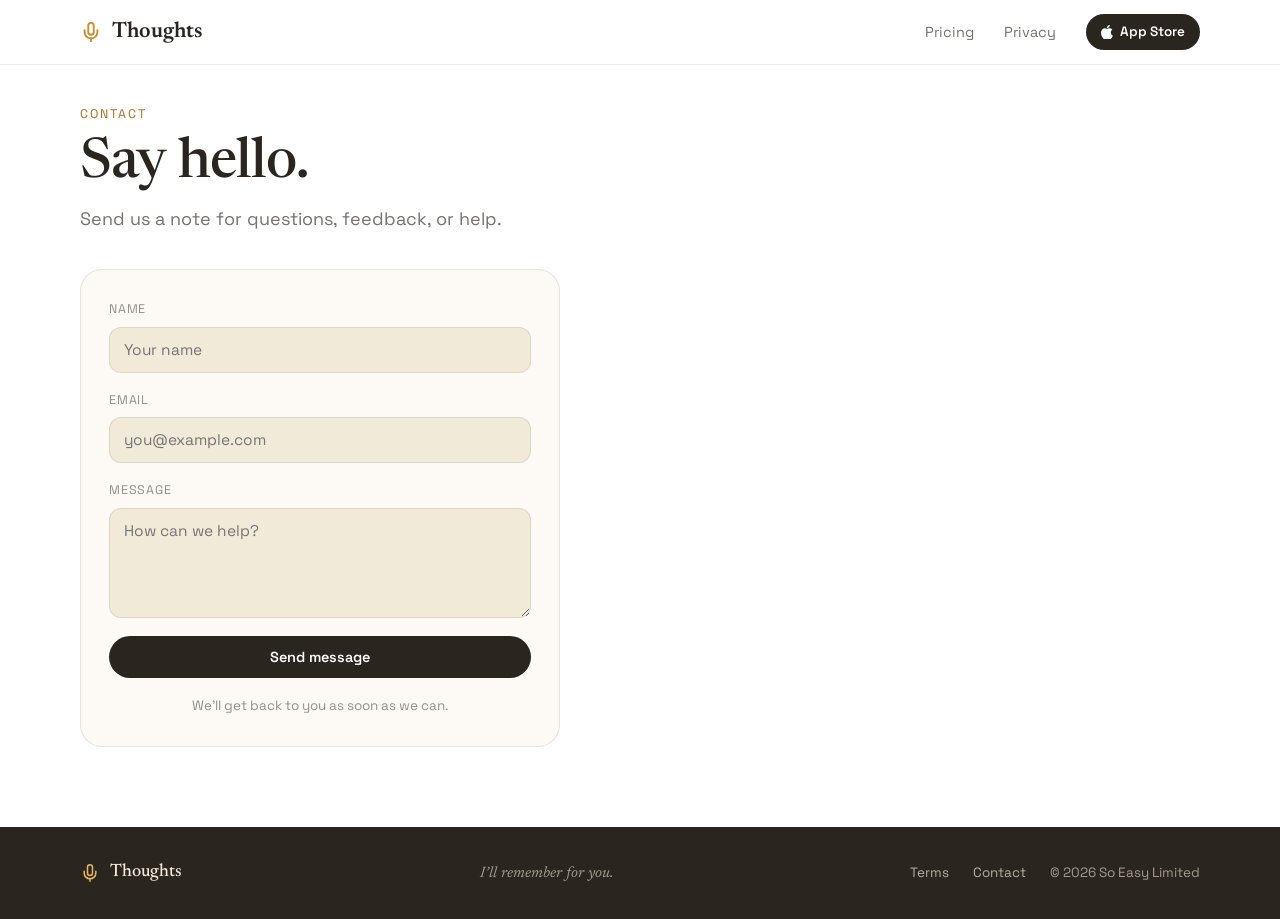
<file: contact.html>
<!doctype html>
<html lang="en">
<head>
  <meta charset="utf-8">
  <meta name="viewport" content="width=device-width, initial-scale=1">
  <title>Contact — Thoughts</title>
  <meta name="description" content="Get in touch with the Thoughts team.">
  <meta property="og:title" content="Contact — Thoughts">
  <meta property="og:description" content="Get in touch with the Thoughts team.">
  <meta property="og:url" content="https://thoughts.help/contact.html">
  <meta name="theme-color" content="#ffffff">
  <link rel="icon" href="favicon.svg" type="image/svg+xml">
  <link rel="preconnect" href="https://fonts.googleapis.com">
  <link rel="preconnect" href="https://fonts.gstatic.com" crossorigin>
  <link rel="stylesheet" href="https://fonts.googleapis.com/css2?family=Space+Grotesk:wght@400;500;600;700&family=Newsreader:ital,opsz,wght@0,6..72,400;0,6..72,500;0,6..72,600;1,6..72,400;1,6..72,500&display=swap">
  <link rel="stylesheet" href="styles.css">
  <script src="analytics.js" defer></script>
</head>
<body>

<svg width="0" height="0" style="position:absolute" aria-hidden="true">
  <symbol id="i-mic" viewBox="0 0 24 24"><path d="M12 2a3 3 0 0 0-3 3v7a3 3 0 0 0 6 0V5a3 3 0 0 0-3-3Z"/><path d="M19 10v2a7 7 0 0 1-14 0v-2"/><path d="M12 19v3"/></symbol>
  <symbol id="i-apple" viewBox="0 0 17 20"><path d="M13.9 10.6c0-2.6 2.1-3.8 2.2-3.9-1.2-1.8-3.1-2-3.7-2-1.6-.2-3.1.9-3.9.9-.8 0-2-.9-3.4-.9C3.4 4.8 1.8 5.8.9 7.4c-1.9 3.2-.5 8 1.3 10.6.9 1.3 1.9 2.7 3.3 2.7 1.3-.1 1.8-.9 3.4-.9s2 .9 3.4.8c1.4 0 2.3-1.3 3.2-2.6 1-1.5 1.4-2.9 1.4-3-.1 0-2.9-1.1-3-4.4ZM11.4 3c.7-.9 1.2-2.1 1.1-3.3-1 .1-2.3.7-3 1.6-.7.8-1.3 2-1.1 3.2 1.1.1 2.3-.6 3-1.5Z"/></symbol>
</svg>

<header class="nav">
  <div class="wrap">
    <a class="lockup" href="index.html" aria-label="Thoughts home">
      <svg><use href="#i-mic"/></svg>
      <b>Thoughts</b>
    </a>
    <nav class="links">
      <a href="pricing.html">Pricing</a>
      <a href="privacy.html">Privacy</a>
      <a class="pill" href="https://apps.apple.com/us/app/thoughts-easy-voice-memory/id6809778958"><svg><use href="#i-apple"/></svg><span>App Store</span></a>
    </nav>
  </div>
</header>

<main class="page">
  <div class="wrap">
    <div class="page-head">
      <p class="kick">Contact</p>
      <h1>Say hello.</h1>
      <p class="lede">Send us a note for questions, feedback, or help.</p>
    </div>

    <form id="contact-form" class="contact-form" novalidate>
      <fieldset id="contact-fields">
        <div class="field">
          <label for="cname">Name</label>
          <input id="cname" name="name" type="text" placeholder="Your name" autocomplete="name" required>
        </div>
        <div class="field">
          <label for="cemail">Email</label>
          <input id="cemail" name="email" type="email" placeholder="you@example.com" autocomplete="email" required>
        </div>
        <div class="field">
          <label for="cmsg">Message</label>
          <textarea id="cmsg" name="message" placeholder="How can we help?" required></textarea>
        </div>
        <div class="hp-field" aria-hidden="true">
          <label for="cwebsite">Website</label>
          <input id="cwebsite" name="website" type="text" tabindex="-1" autocomplete="off">
        </div>
      </fieldset>
      <button type="submit" id="contact-submit" class="pill">Send message</button>
      <p class="meta" id="contact-status" aria-live="polite">We&rsquo;ll get back to you as soon as we can.</p>
    </form>
    <div id="contact-done" class="contact-done" role="status" hidden>
      <svg class="contact-done-mark" width="22" height="22" viewBox="0 0 24 24" fill="none" stroke="currentColor" stroke-width="2.4" stroke-linecap="round" stroke-linejoin="round" aria-hidden="true"><path d="M20 6 9 17l-5-5"/></svg>
      <p>Thank you. We&rsquo;ll get back to you soon.</p>
    </div>
  </div>
</main>

<script>
(function(){
  var CONTACT_ENDPOINT = 'https://contact.soeasy.ltd/contact';
  var form = document.getElementById('contact-form');
  if(!form) return;
  var status = document.getElementById('contact-status');
  var submitBtn = document.getElementById('contact-submit');
  var fields = document.getElementById('contact-fields');
  var done = document.getElementById('contact-done');
  var defaultStatus = status.textContent;

  form.addEventListener('submit', function (e) {
    e.preventDefault();
    if(!form.checkValidity()){
      status.textContent = 'Please fill out all required fields.';
      return;
    }

    var data = {
      name: form.elements.name.value.trim(),
      email: form.elements.email.value.trim(),
      message: form.elements.message.value.trim(),
      website: form.elements.website.value,
    };

    fields.disabled = true;
    submitBtn.disabled = true;
    status.textContent = 'Sending…';

    fetch(CONTACT_ENDPOINT, {
      method: 'POST',
      headers: {'Content-Type': 'application/json'},
      body: JSON.stringify(data),
    }).then(function (res) {
      if(!res.ok) throw new Error('Request failed');
      var box = form.parentNode;
      box.style.minHeight = box.offsetHeight + 'px';
      form.hidden = true;
      done.hidden = false;
      if(window.thoughtsTrack) thoughtsTrack('contact_sent');
    }).catch(function () {
      if(window.thoughtsTrack) thoughtsTrack('contact_failed');
      status.textContent = 'Something went wrong. Please try again.';
      fields.disabled = false;
      submitBtn.disabled = false;
    });
  });
})();
</script>

<footer class="footer">
  <div class="wrap">
    <div class="lockup"><svg><use href="#i-mic"/></svg><b>Thoughts</b></div>
    <div class="ftag">I&rsquo;ll remember for you.</div>
    <div class="flinks">
      <a href="terms.html">Terms</a>
      <a href="contact.html">Contact</a>
      <span>&copy; 2026 So Easy Limited</span>
    </div>
  </div>
</footer>

</body>
</html>
</file>
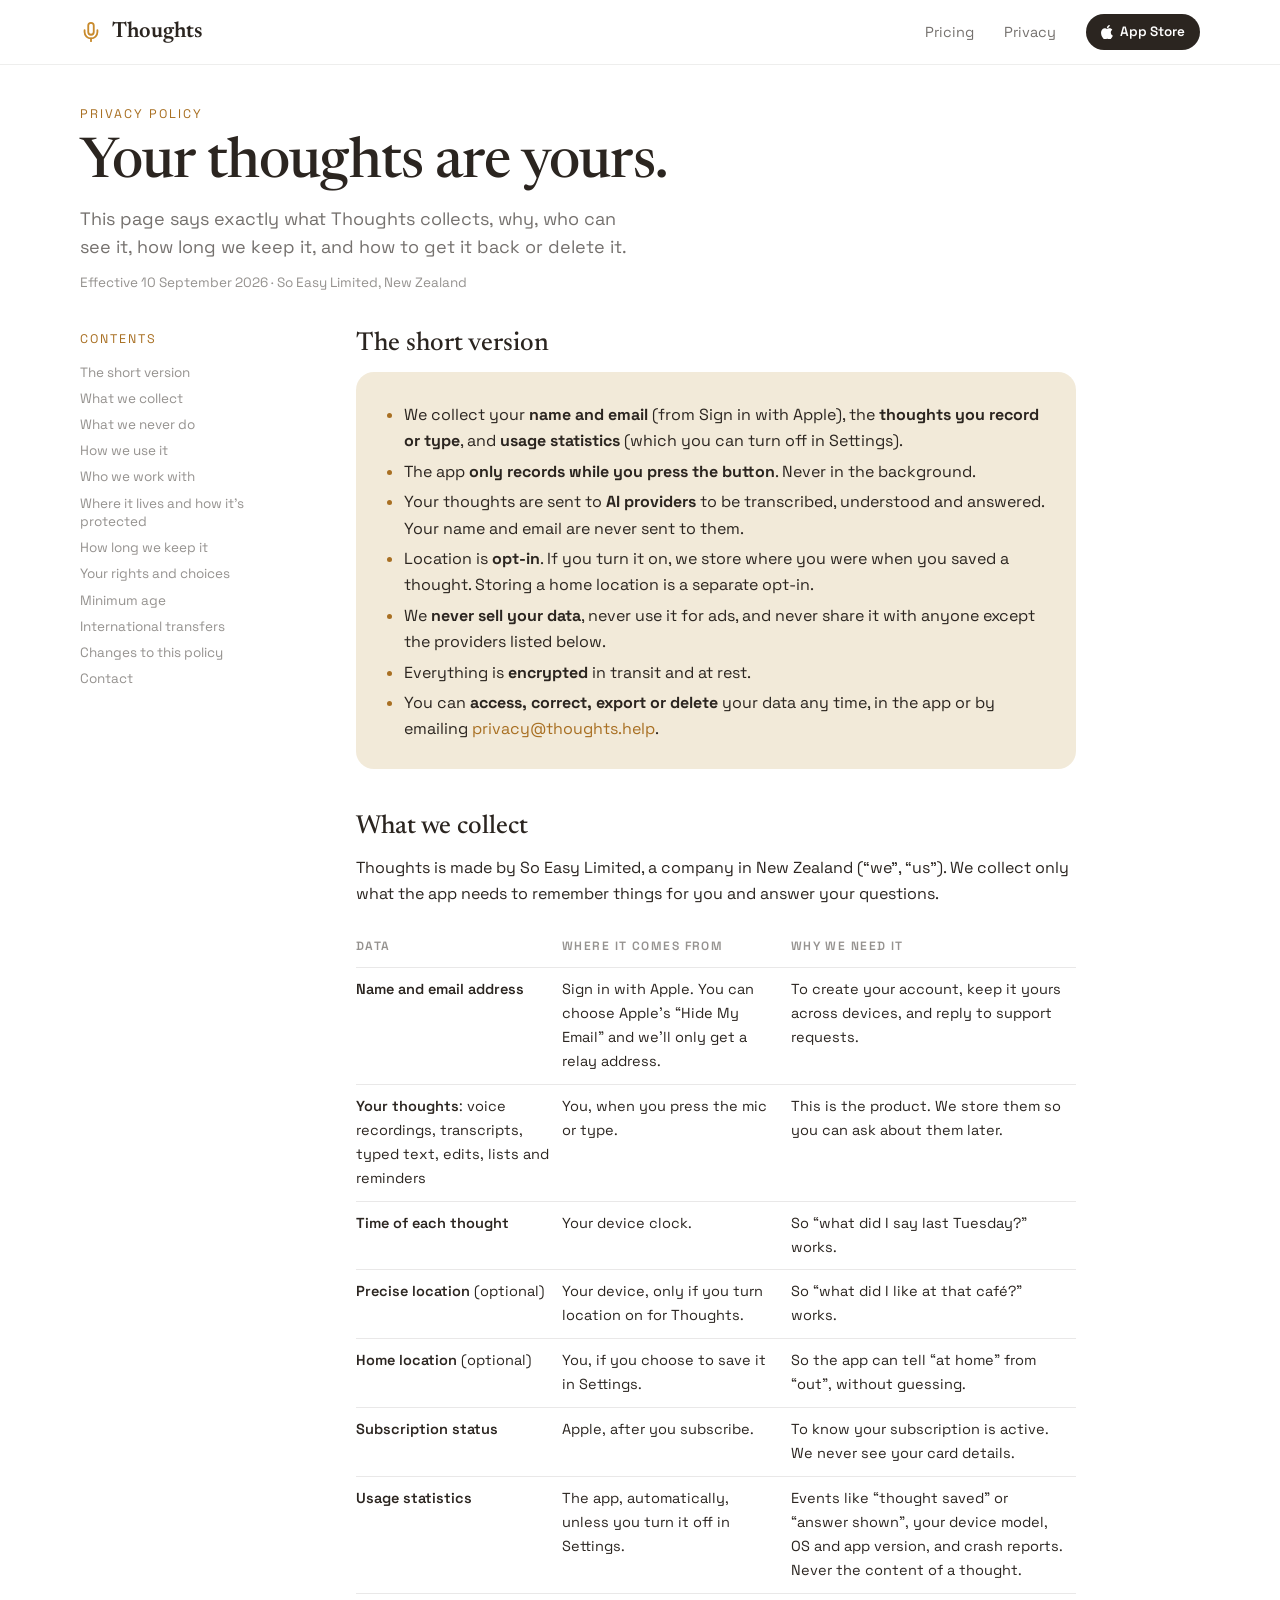
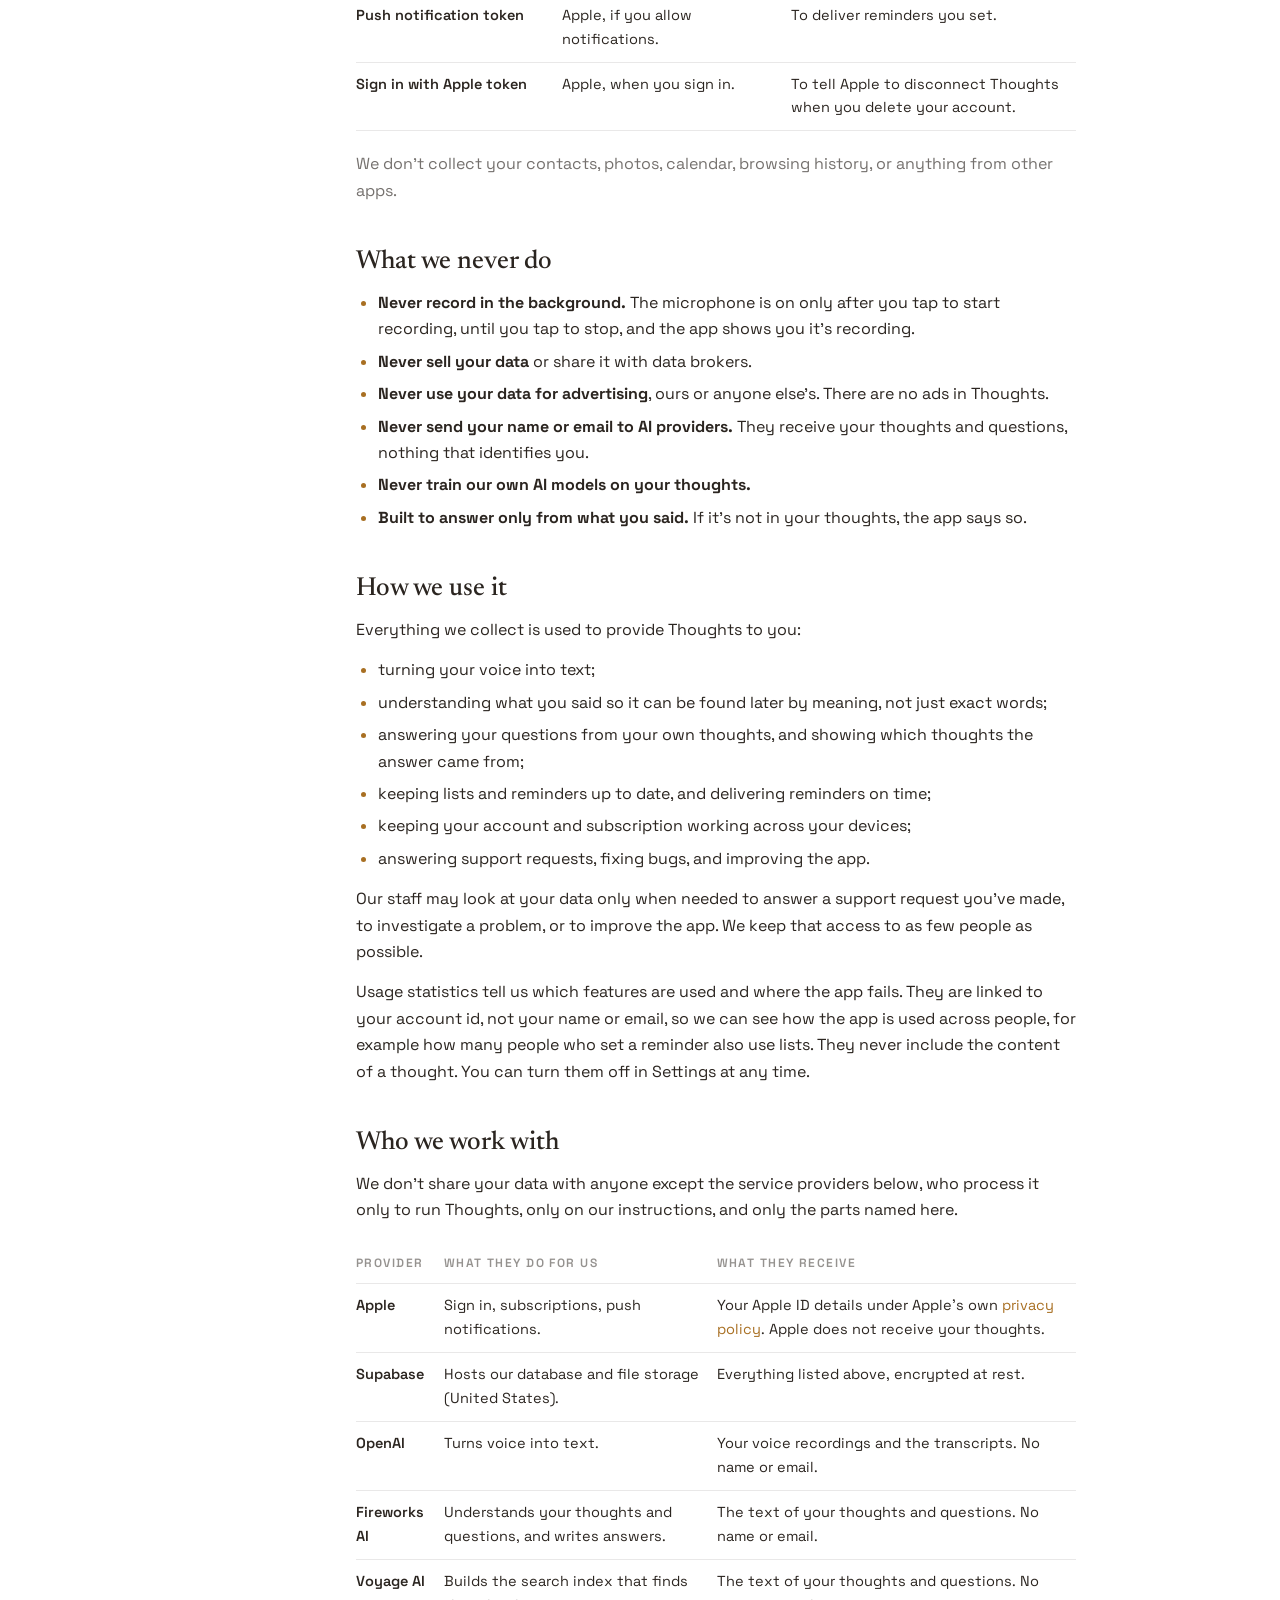
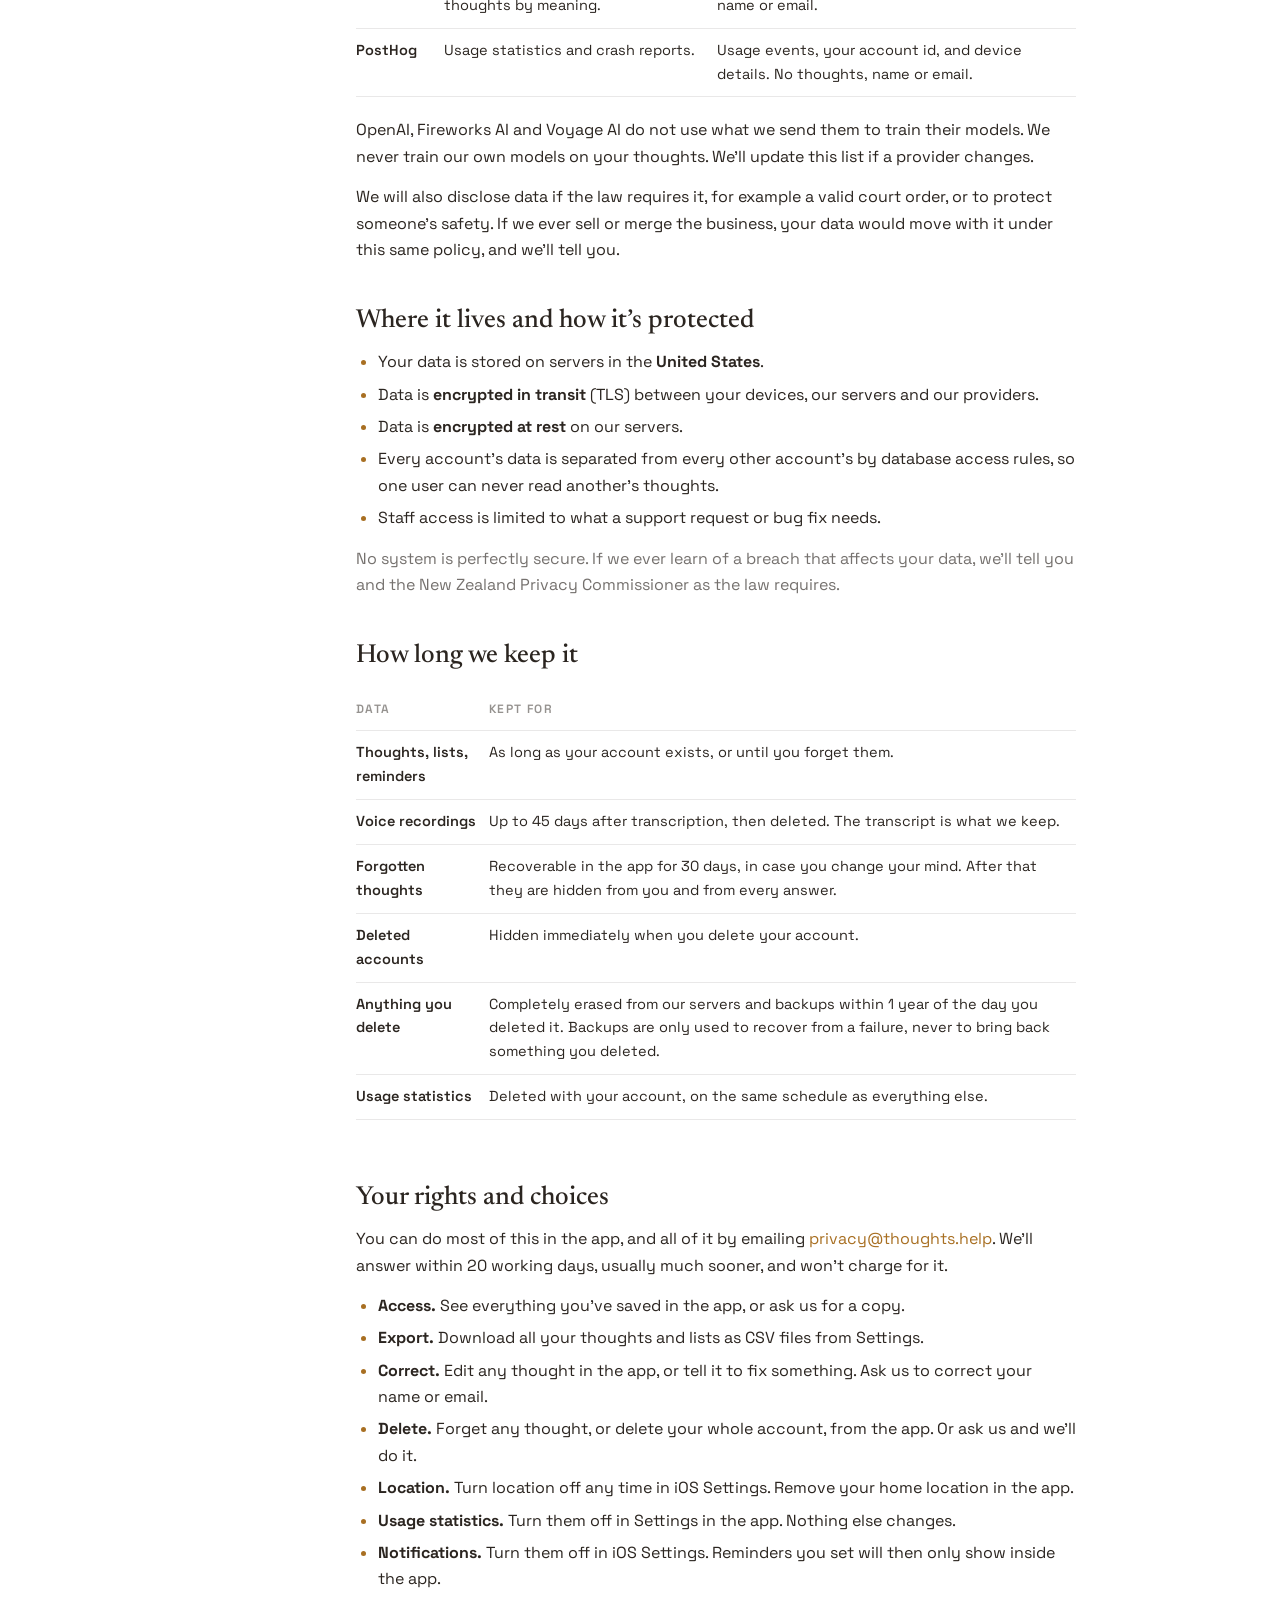
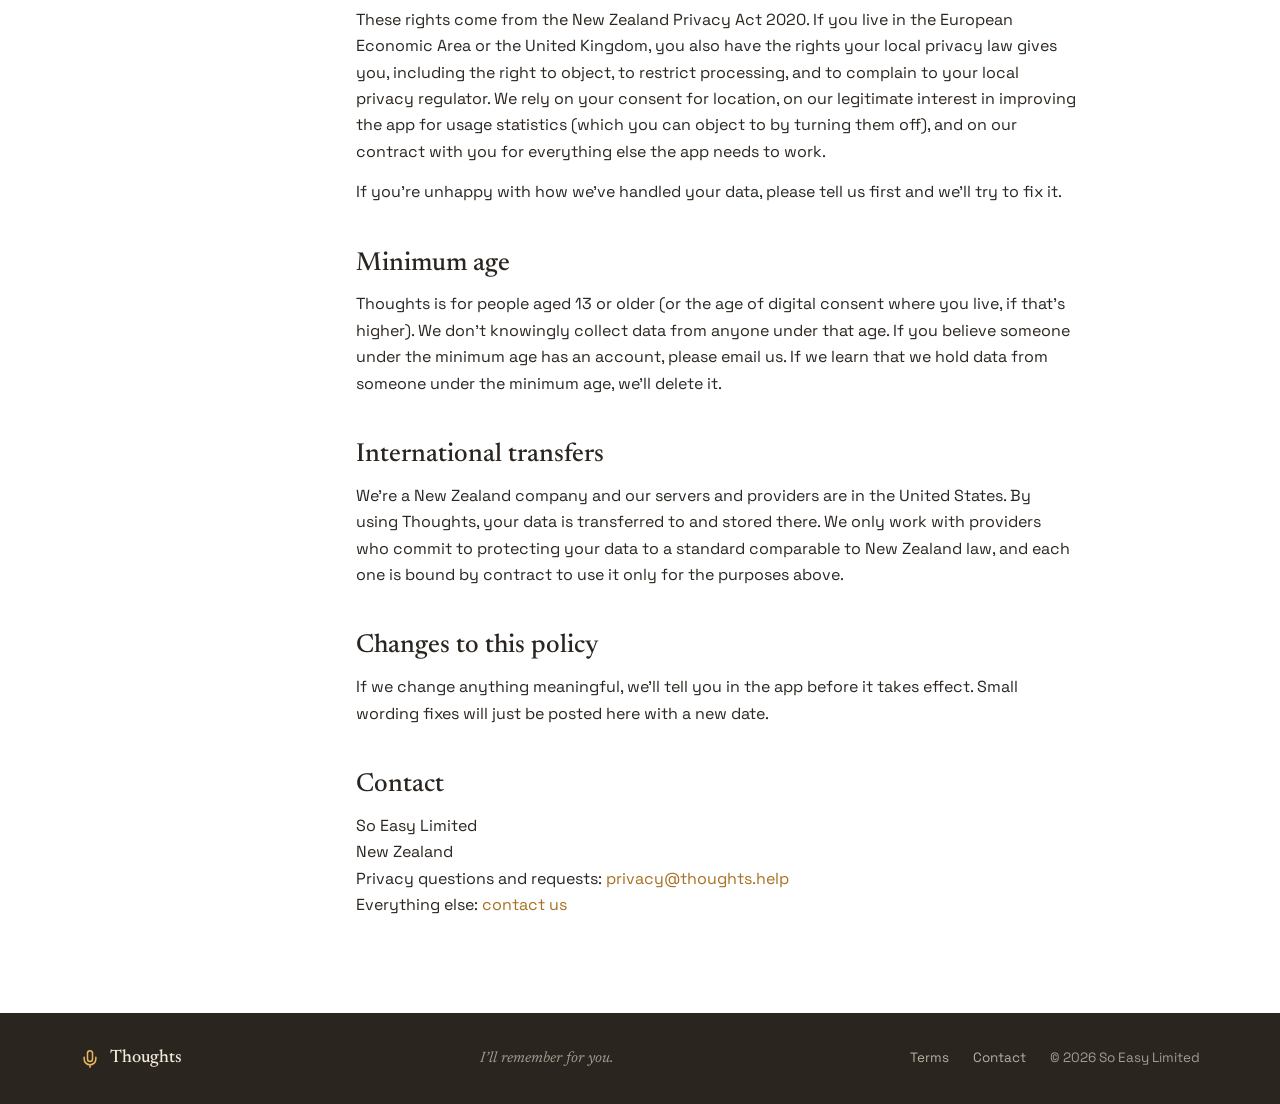
<file: privacy.html>
<!doctype html>
<html lang="en">
<head>
  <meta charset="utf-8">
  <meta name="viewport" content="width=device-width, initial-scale=1">
  <title>Privacy Policy — Thoughts</title>
  <meta name="description" content="What Thoughts collects, why, who sees it, how long we keep it, and how to get it back or delete it.">
  <meta property="og:title" content="Privacy Policy — Thoughts">
  <meta property="og:description" content="Your thoughts are yours. Here is exactly what we collect and what we do with it.">
  <meta property="og:url" content="https://thoughts.help/privacy.html">
  <meta name="theme-color" content="#ffffff">
  <link rel="icon" href="favicon.svg" type="image/svg+xml">
  <link rel="preconnect" href="https://fonts.googleapis.com">
  <link rel="preconnect" href="https://fonts.gstatic.com" crossorigin>
  <link rel="stylesheet" href="https://fonts.googleapis.com/css2?family=Space+Grotesk:wght@400;500;600;700&family=Newsreader:ital,opsz,wght@0,6..72,400;0,6..72,500;0,6..72,600;1,6..72,400;1,6..72,500&display=swap">
  <link rel="stylesheet" href="styles.css">
  <script src="analytics.js" defer></script>
</head>
<body>

<svg width="0" height="0" style="position:absolute" aria-hidden="true">
  <symbol id="i-mic" viewBox="0 0 24 24"><path d="M12 2a3 3 0 0 0-3 3v7a3 3 0 0 0 6 0V5a3 3 0 0 0-3-3Z"/><path d="M19 10v2a7 7 0 0 1-14 0v-2"/><path d="M12 19v3"/></symbol>
  <symbol id="i-apple" viewBox="0 0 17 20"><path d="M13.9 10.6c0-2.6 2.1-3.8 2.2-3.9-1.2-1.8-3.1-2-3.7-2-1.6-.2-3.1.9-3.9.9-.8 0-2-.9-3.4-.9C3.4 4.8 1.8 5.8.9 7.4c-1.9 3.2-.5 8 1.3 10.6.9 1.3 1.9 2.7 3.3 2.7 1.3-.1 1.8-.9 3.4-.9s2 .9 3.4.8c1.4 0 2.3-1.3 3.2-2.6 1-1.5 1.4-2.9 1.4-3-.1 0-2.9-1.1-3-4.4ZM11.4 3c.7-.9 1.2-2.1 1.1-3.3-1 .1-2.3.7-3 1.6-.7.8-1.3 2-1.1 3.2 1.1.1 2.3-.6 3-1.5Z"/></symbol>
</svg>

<header class="nav">
  <div class="wrap">
    <a class="lockup" href="index.html" aria-label="Thoughts home">
      <svg><use href="#i-mic"/></svg>
      <b>Thoughts</b>
    </a>
    <nav class="links">
      <a href="pricing.html">Pricing</a>
      <a href="privacy.html">Privacy</a>
      <a class="pill" href="https://apps.apple.com/us/app/thoughts-easy-voice-memory/id6809778958"><svg><use href="#i-apple"/></svg><span>App Store</span></a>
    </nav>
  </div>
</header>

<main class="page">
  <div class="wrap">
    <div class="page-head">
      <p class="kick">Privacy Policy</p>
      <h1>Your thoughts are yours.</h1>
      <p class="lede">This page says exactly what Thoughts collects, why, who can see it, how long we keep it, and how to get it back or delete it.</p>
      <p class="meta">Effective 10 September 2026 &middot; So Easy Limited, New Zealand</p>
    </div>

    <div class="legal">
      <aside class="toc">
        <p class="kick">Contents</p>
        <a href="#short">The short version</a>
        <a href="#collect">What we collect</a>
        <a href="#never">What we never do</a>
        <a href="#use">How we use it</a>
        <a href="#share">Who we work with</a>
        <a href="#security">Where it lives and how it&rsquo;s protected</a>
        <a href="#keep">How long we keep it</a>
        <a href="#rights">Your rights and choices</a>
        <a href="#age">Minimum age</a>
        <a href="#transfers">International transfers</a>
        <a href="#changes">Changes to this policy</a>
        <a href="#contact">Contact</a>
      </aside>

      <article class="prose">
        <h2 id="short">The short version</h2>
        <div class="summary">
          <ul>
            <li>We collect your <b>name and email</b> (from Sign in with Apple), the <b>thoughts you record or type</b>, and <b>usage statistics</b> (which you can turn off in Settings).</li>
            <li>The app <b>only records while you press the button</b>. Never in the background.</li>
            <li>Your thoughts are sent to <b>AI providers</b> to be transcribed, understood and answered. Your name and email are never sent to them.</li>
            <li>Location is <b>opt-in</b>. If you turn it on, we store where you were when you saved a thought. Storing a home location is a separate opt-in.</li>
            <li>We <b>never sell your data</b>, never use it for ads, and never share it with anyone except the providers listed below.</li>
            <li>Everything is <b>encrypted</b> in transit and at rest.</li>
            <li>You can <b>access, correct, export or delete</b> your data any time, in the app or by emailing <a href="mailto:privacy@thoughts.help">privacy@thoughts.help</a>.</li>
          </ul>
        </div>

        <h2 id="collect">What we collect</h2>
        <p>Thoughts is made by So Easy Limited, a company in New Zealand (&ldquo;we&rdquo;, &ldquo;us&rdquo;). We collect only what the app needs to remember things for you and answer your questions.</p>
        <div class="tbl">
        <table>
          <thead><tr><th>Data</th><th>Where it comes from</th><th>Why we need it</th></tr></thead>
          <tbody>
            <tr><td><b>Name and email address</b></td><td>Sign in with Apple. You can choose Apple&rsquo;s &ldquo;Hide My Email&rdquo; and we&rsquo;ll only get a relay address.</td><td>To create your account, keep it yours across devices, and reply to support requests.</td></tr>
            <tr><td><b>Your thoughts</b>: voice recordings, transcripts, typed text, edits, lists and reminders</td><td>You, when you press the mic or type.</td><td>This is the product. We store them so you can ask about them later.</td></tr>
            <tr><td><b>Time of each thought</b></td><td>Your device clock.</td><td>So &ldquo;what did I say last Tuesday?&rdquo; works.</td></tr>
            <tr><td><b>Precise location</b> (optional)</td><td>Your device, only if you turn location on for Thoughts.</td><td>So &ldquo;what did I like at that caf&eacute;?&rdquo; works.</td></tr>
            <tr><td><b>Home location</b> (optional)</td><td>You, if you choose to save it in Settings.</td><td>So the app can tell &ldquo;at home&rdquo; from &ldquo;out&rdquo;, without guessing.</td></tr>
            <tr><td><b>Subscription status</b></td><td>Apple, after you subscribe.</td><td>To know your subscription is active. We never see your card details.</td></tr>
            <tr><td><b>Usage statistics</b></td><td>The app, automatically, unless you turn it off in Settings.</td><td>Events like &ldquo;thought saved&rdquo; or &ldquo;answer shown&rdquo;, your device model, OS and app version, and crash reports. Never the content of a thought.</td></tr>
            <tr><td><b>Push notification token</b></td><td>Apple, if you allow notifications.</td><td>To deliver reminders you set.</td></tr>
            <tr><td><b>Sign in with Apple token</b></td><td>Apple, when you sign in.</td><td>To tell Apple to disconnect Thoughts when you delete your account.</td></tr>
          </tbody>
        </table>
        </div>
        <p class="soft">We don&rsquo;t collect your contacts, photos, calendar, browsing history, or anything from other apps.</p>

        <h2 id="never">What we never do</h2>
        <ul>
          <li><b>Never record in the background.</b> The microphone is on only after you tap to start recording, until you tap to stop, and the app shows you it&rsquo;s recording.</li>
          <li><b>Never sell your data</b> or share it with data brokers.</li>
          <li><b>Never use your data for advertising</b>, ours or anyone else&rsquo;s. There are no ads in Thoughts.</li>
          <li><b>Never send your name or email to AI providers.</b> They receive your thoughts and questions, nothing that identifies you.</li>
          <li><b>Never train our own AI models on your thoughts.</b></li>
          <li><b>Built to answer only from what you said.</b> If it&rsquo;s not in your thoughts, the app says so.</li>
        </ul>

        <h2 id="use">How we use it</h2>
        <p>Everything we collect is used to provide Thoughts to you:</p>
        <ul>
          <li>turning your voice into text;</li>
          <li>understanding what you said so it can be found later by meaning, not just exact words;</li>
          <li>answering your questions from your own thoughts, and showing which thoughts the answer came from;</li>
          <li>keeping lists and reminders up to date, and delivering reminders on time;</li>
          <li>keeping your account and subscription working across your devices;</li>
          <li>answering support requests, fixing bugs, and improving the app.</li>
        </ul>
        <p>Our staff may look at your data only when needed to answer a support request you&rsquo;ve made, to investigate a problem, or to improve the app. We keep that access to as few people as possible.</p>
        <p>Usage statistics tell us which features are used and where the app fails. They are linked to your account id, not your name or email, so we can see how the app is used across people, for example how many people who set a reminder also use lists. They never include the content of a thought. You can turn them off in Settings at any time.</p>

        <h2 id="share">Who we work with</h2>
        <p>We don&rsquo;t share your data with anyone except the service providers below, who process it only to run Thoughts, only on our instructions, and only the parts named here.</p>
        <div class="tbl">
        <table>
          <thead><tr><th>Provider</th><th>What they do for us</th><th>What they receive</th></tr></thead>
          <tbody>
            <tr><td><b>Apple</b></td><td>Sign in, subscriptions, push notifications.</td><td>Your Apple ID details under Apple&rsquo;s own <a href="https://www.apple.com/legal/privacy/">privacy policy</a>. Apple does not receive your thoughts.</td></tr>
            <tr><td><b>Supabase</b></td><td>Hosts our database and file storage (United States).</td><td>Everything listed above, encrypted at rest.</td></tr>
            <tr><td><b>OpenAI</b></td><td>Turns voice into text.</td><td>Your voice recordings and the transcripts. No name or email.</td></tr>
            <tr><td><b>Fireworks AI</b></td><td>Understands your thoughts and questions, and writes answers.</td><td>The text of your thoughts and questions. No name or email.</td></tr>
            <tr><td><b>Voyage AI</b></td><td>Builds the search index that finds thoughts by meaning.</td><td>The text of your thoughts and questions. No name or email.</td></tr>
            <tr><td><b>PostHog</b></td><td>Usage statistics and crash reports.</td><td>Usage events, your account id, and device details. No thoughts, name or email.</td></tr>
          </tbody>
        </table>
        </div>
        <p>OpenAI, Fireworks AI and Voyage AI do not use what we send them to train their models. We never train our own models on your thoughts. We&rsquo;ll update this list if a provider changes.</p>
        <p>We will also disclose data if the law requires it, for example a valid court order, or to protect someone&rsquo;s safety. If we ever sell or merge the business, your data would move with it under this same policy, and we&rsquo;ll tell you.</p>

        <h2 id="security">Where it lives and how it&rsquo;s protected</h2>
        <ul>
          <li>Your data is stored on servers in the <b>United States</b>.</li>
          <li>Data is <b>encrypted in transit</b> (TLS) between your devices, our servers and our providers.</li>
          <li>Data is <b>encrypted at rest</b> on our servers.</li>
          <li>Every account&rsquo;s data is separated from every other account&rsquo;s by database access rules, so one user can never read another&rsquo;s thoughts.</li>
          <li>Staff access is limited to what a support request or bug fix needs.</li>
        </ul>
        <p class="soft">No system is perfectly secure. If we ever learn of a breach that affects your data, we&rsquo;ll tell you and the New Zealand Privacy Commissioner as the law requires.</p>

        <h2 id="keep">How long we keep it</h2>
        <div class="tbl">
        <table>
          <thead><tr><th>Data</th><th>Kept for</th></tr></thead>
          <tbody>
            <tr><td><b>Thoughts, lists, reminders</b></td><td>As long as your account exists, or until you forget them.</td></tr>
            <tr><td><b>Voice recordings</b></td><td>Up to 45 days after transcription, then deleted. The transcript is what we keep.</td></tr>
            <tr><td><b>Forgotten thoughts</b></td><td>Recoverable in the app for 30 days, in case you change your mind. After that they are hidden from you and from every answer.</td></tr>
            <tr><td><b>Deleted accounts</b></td><td>Hidden immediately when you delete your account.</td></tr>
            <tr><td><b>Anything you delete</b></td><td>Completely erased from our servers and backups within 1 year of the day you deleted it. Backups are only used to recover from a failure, never to bring back something you deleted.</td></tr>
            <tr><td><b>Usage statistics</b></td><td>Deleted with your account, on the same schedule as everything else.</td></tr>
          </tbody>
        </table>
        </div>

        <h2 id="rights">Your rights and choices</h2>
        <p>You can do most of this in the app, and all of it by emailing <a href="mailto:privacy@thoughts.help">privacy@thoughts.help</a>. We&rsquo;ll answer within 20 working days, usually much sooner, and won&rsquo;t charge for it.</p>
        <ul>
          <li><b>Access.</b> See everything you&rsquo;ve saved in the app, or ask us for a copy.</li>
          <li><b>Export.</b> Download all your thoughts and lists as CSV files from Settings.</li>
          <li><b>Correct.</b> Edit any thought in the app, or tell it to fix something. Ask us to correct your name or email.</li>
          <li><b>Delete.</b> Forget any thought, or delete your whole account, from the app. Or ask us and we&rsquo;ll do it.</li>
          <li><b>Location.</b> Turn location off any time in iOS Settings. Remove your home location in the app.</li>
          <li><b>Usage statistics.</b> Turn them off in Settings in the app. Nothing else changes.</li>
          <li><b>Notifications.</b> Turn them off in iOS Settings. Reminders you set will then only show inside the app.</li>
        </ul>
        <p>These rights come from the New Zealand Privacy Act 2020. If you live in the European Economic Area or the United Kingdom, you also have the rights your local privacy law gives you, including the right to object, to restrict processing, and to complain to your local privacy regulator. We rely on your consent for location, on our legitimate interest in improving the app for usage statistics (which you can object to by turning them off), and on our contract with you for everything else the app needs to work.</p>
        <p>If you&rsquo;re unhappy with how we&rsquo;ve handled your data, please tell us first and we&rsquo;ll try to fix it.</p>

        <h2 id="age">Minimum age</h2>
        <p>Thoughts is for people aged 13 or older (or the age of digital consent where you live, if that&rsquo;s higher). We don&rsquo;t knowingly collect data from anyone under that age. If you believe someone under the minimum age has an account, please email us. If we learn that we hold data from someone under the minimum age, we&rsquo;ll delete it.</p>

        <h2 id="transfers">International transfers</h2>
        <p>We&rsquo;re a New Zealand company and our servers and providers are in the United States. By using Thoughts, your data is transferred to and stored there. We only work with providers who commit to protecting your data to a standard comparable to New Zealand law, and each one is bound by contract to use it only for the purposes above.</p>

        <h2 id="changes">Changes to this policy</h2>
        <p>If we change anything meaningful, we&rsquo;ll tell you in the app before it takes effect. Small wording fixes will just be posted here with a new date.</p>

        <h2 id="contact">Contact</h2>
        <p>So Easy Limited<br>New Zealand<br>
        Privacy questions and requests: <a href="mailto:privacy@thoughts.help">privacy@thoughts.help</a><br>
        Everything else: <a href="contact.html">contact us</a></p>
      </article>
    </div>
  </div>
</main>

<footer class="footer">
  <div class="wrap">
    <div class="lockup"><svg><use href="#i-mic"/></svg><b>Thoughts</b></div>
    <div class="ftag">I&rsquo;ll remember for you.</div>
    <div class="flinks">
      <a href="terms.html">Terms</a>
      <a href="contact.html">Contact</a>
      <span>&copy; 2026 So Easy Limited</span>
    </div>
  </div>
</footer>

</body>
</html>
</file>
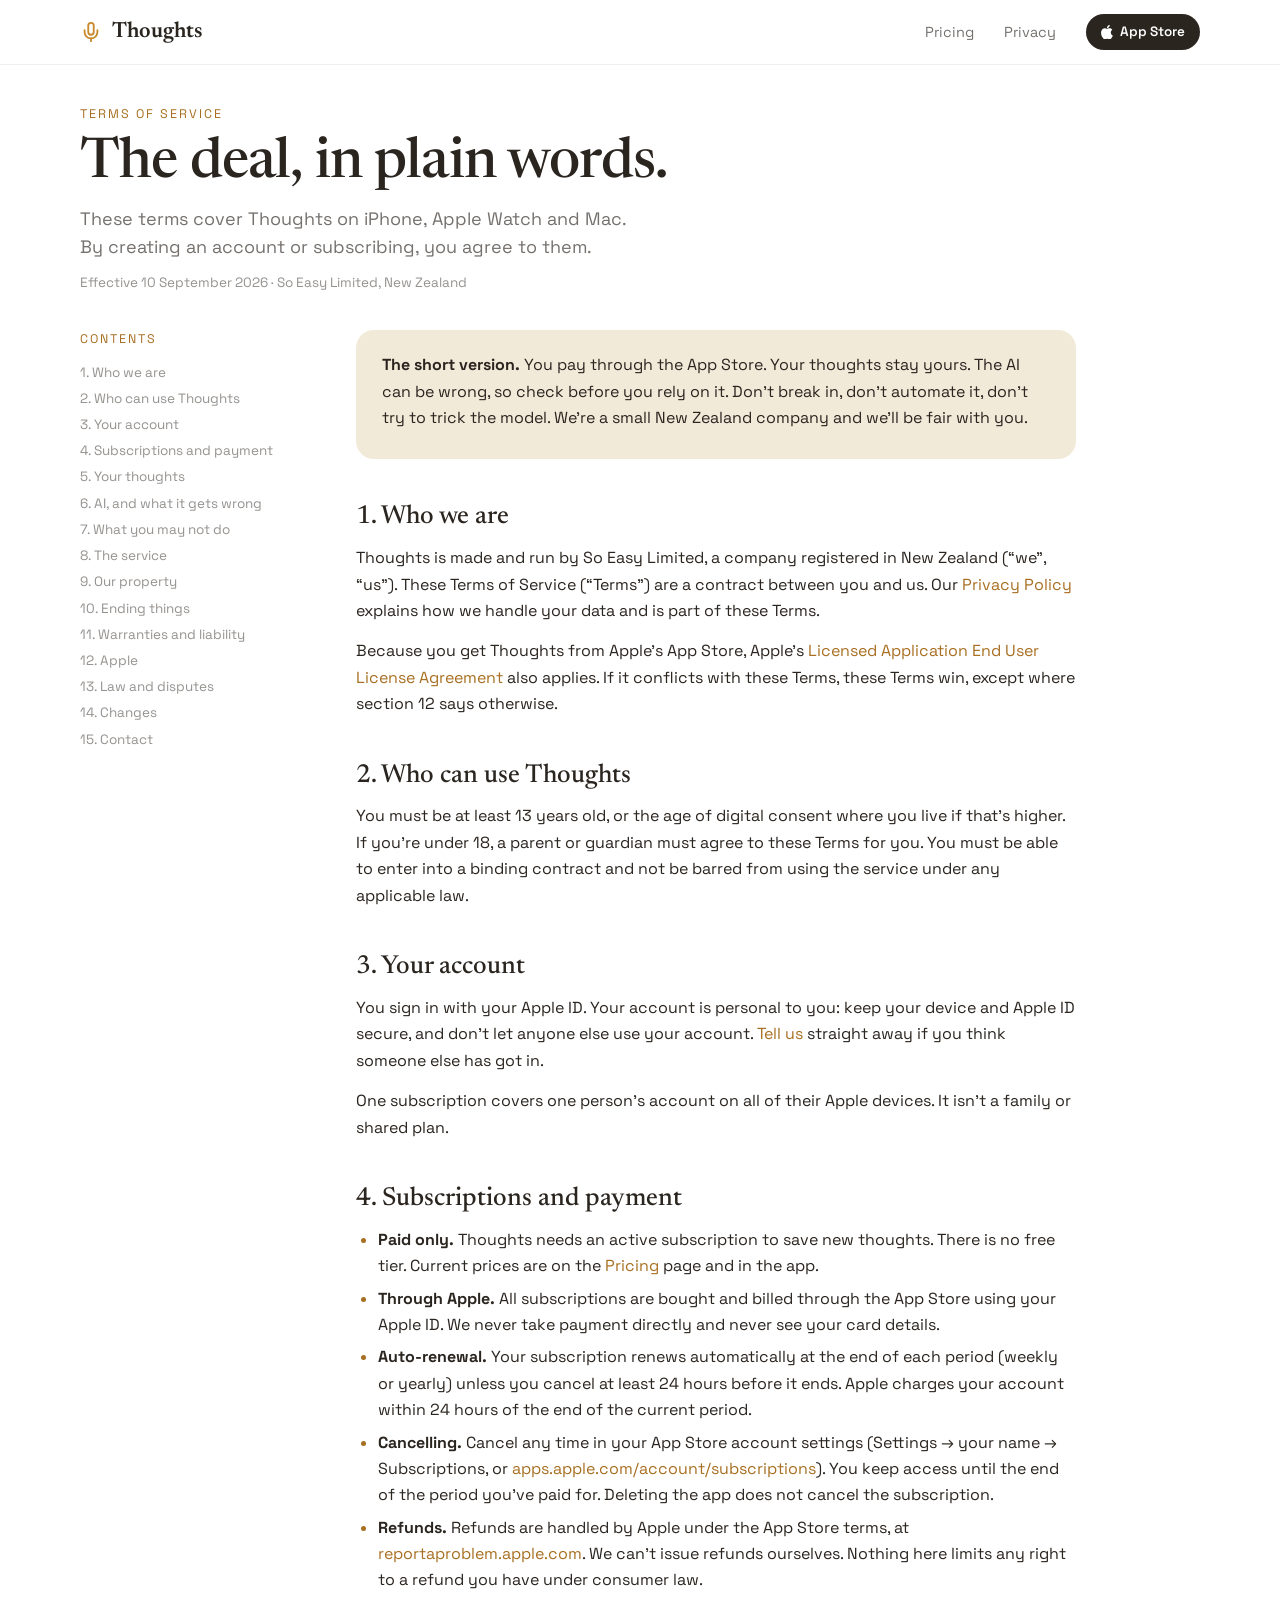
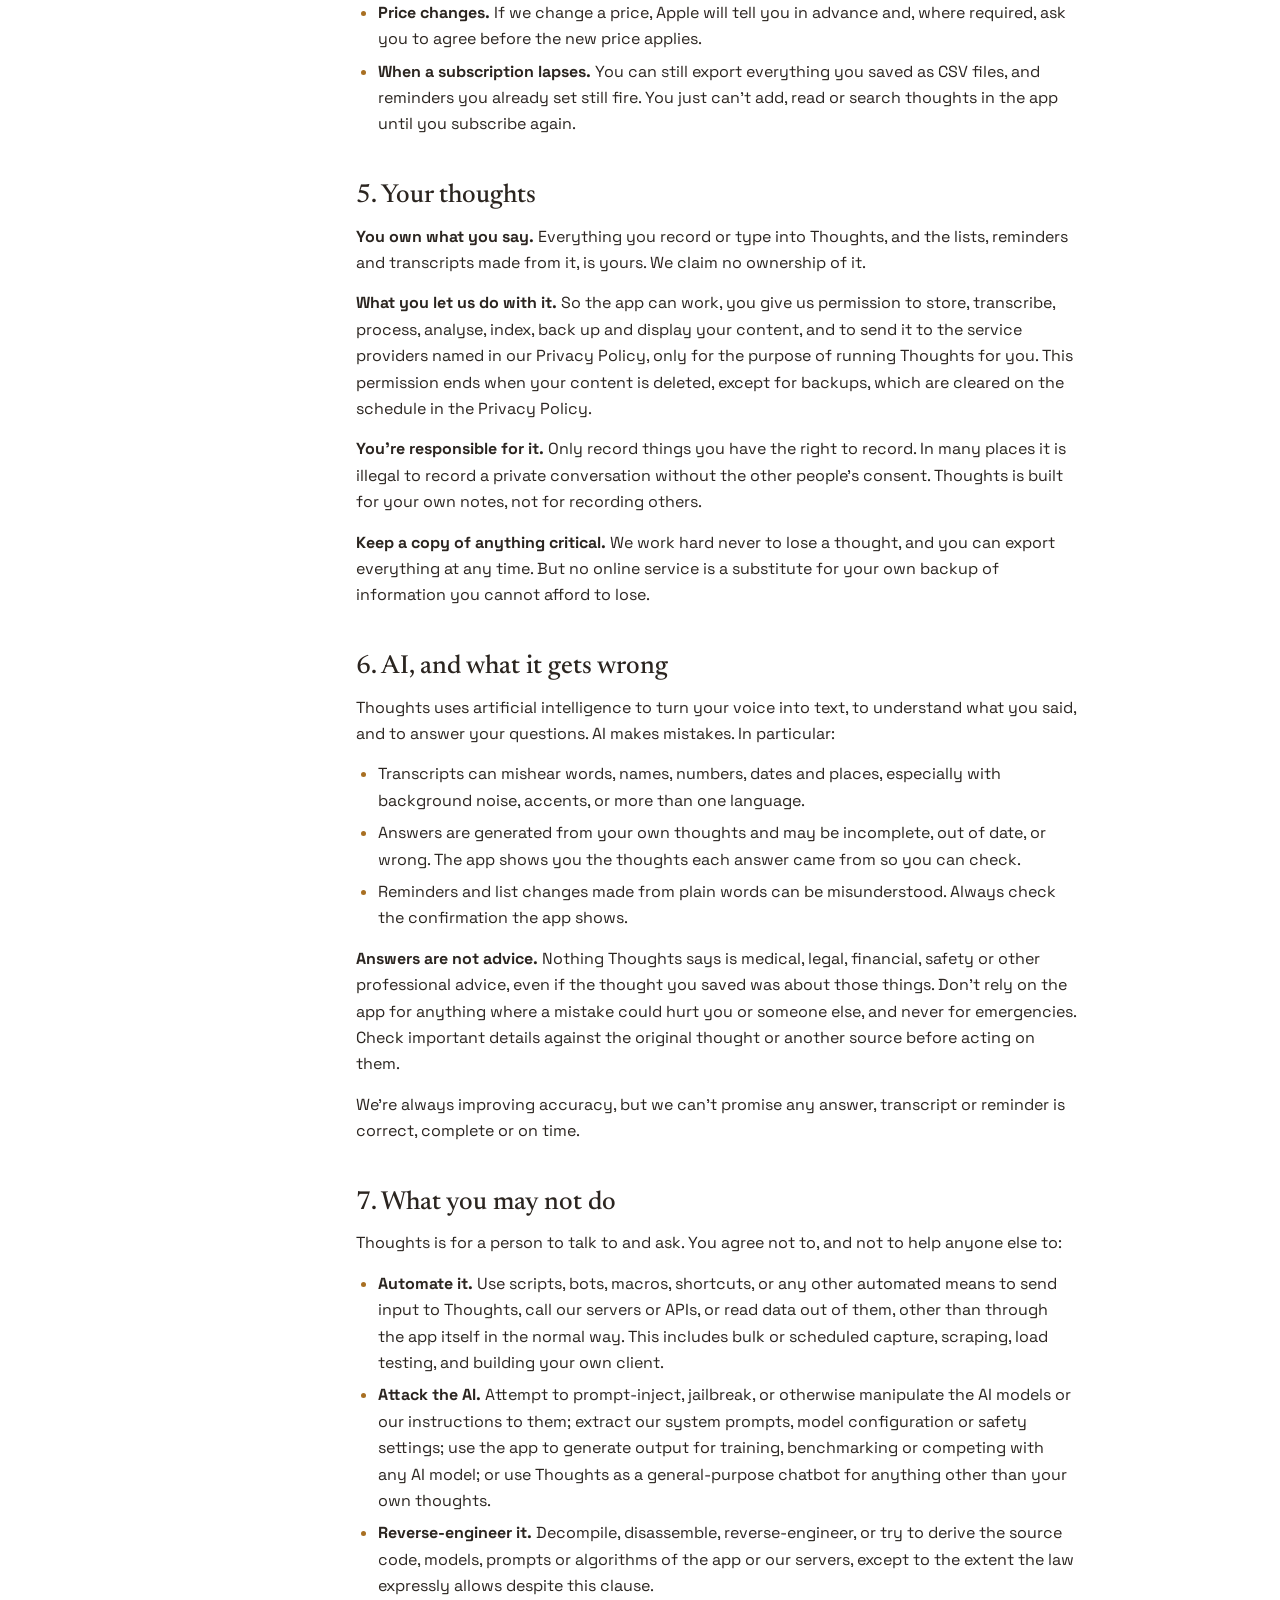
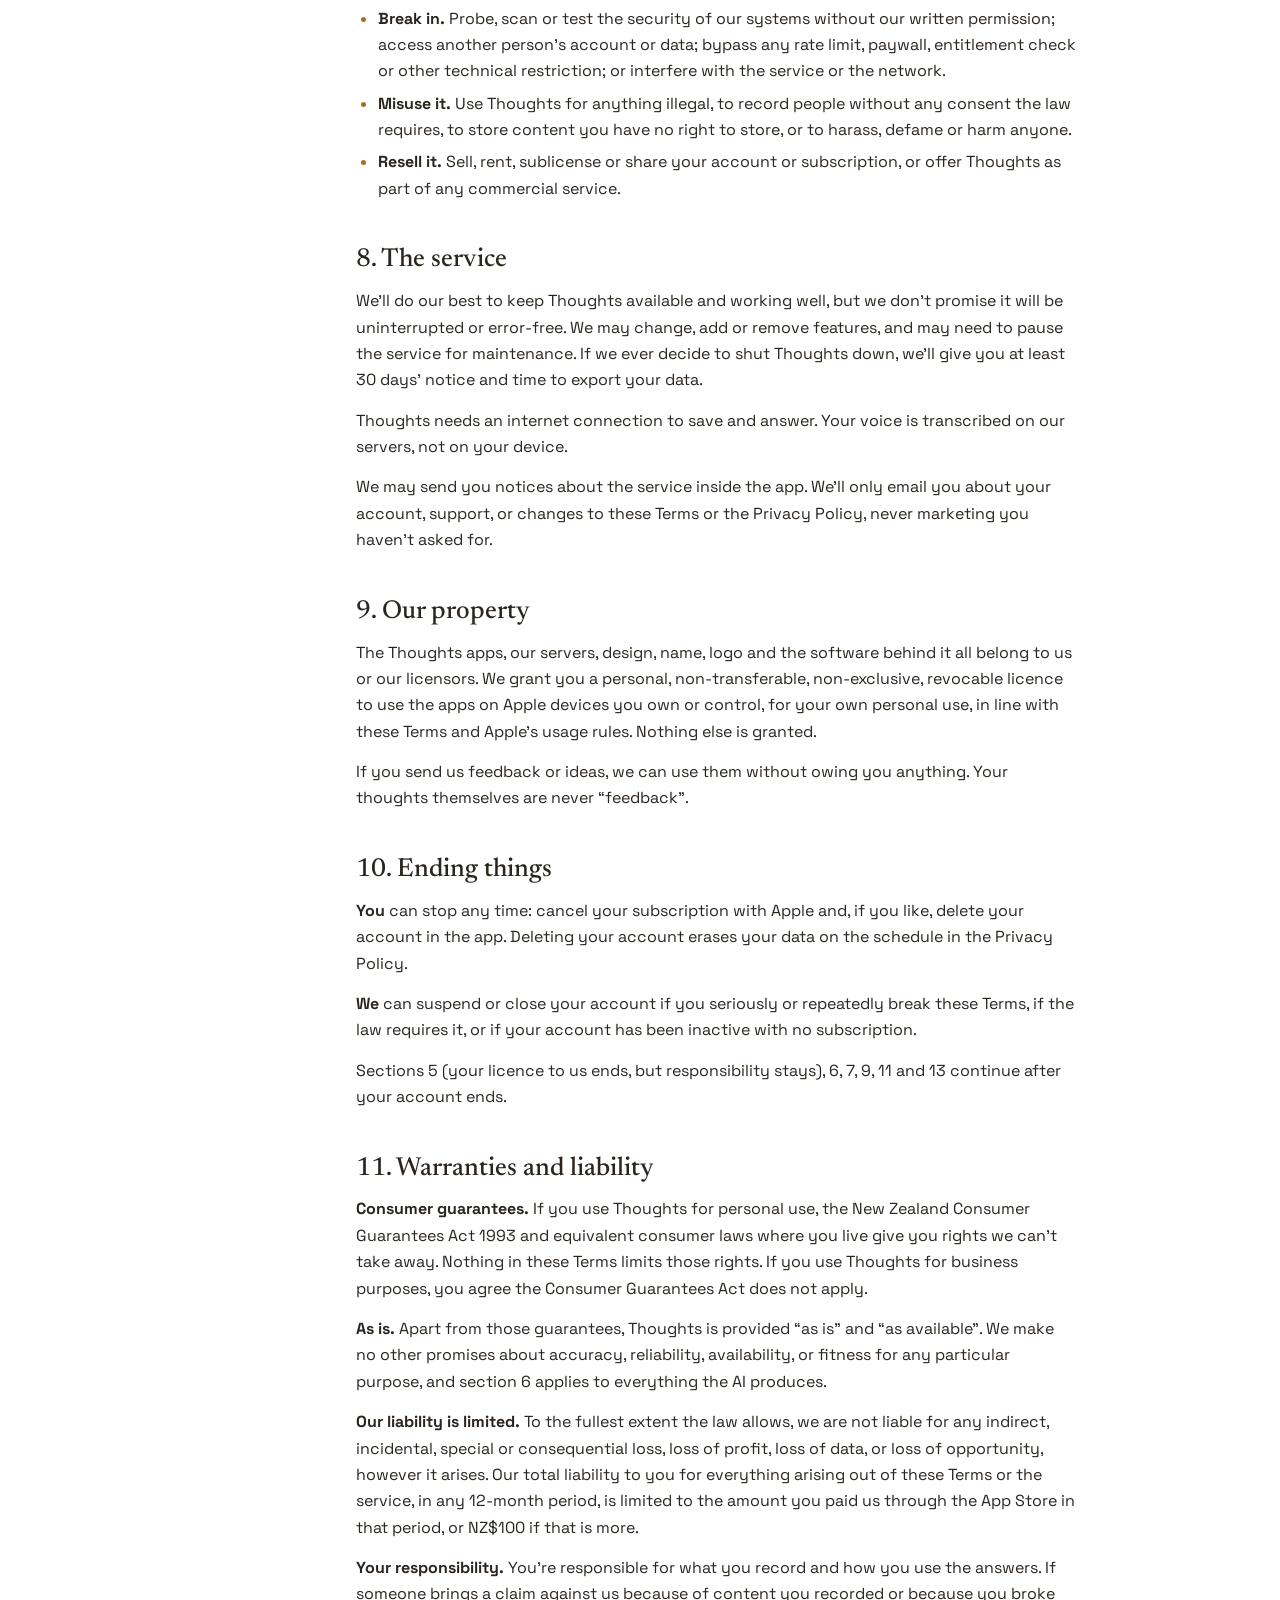
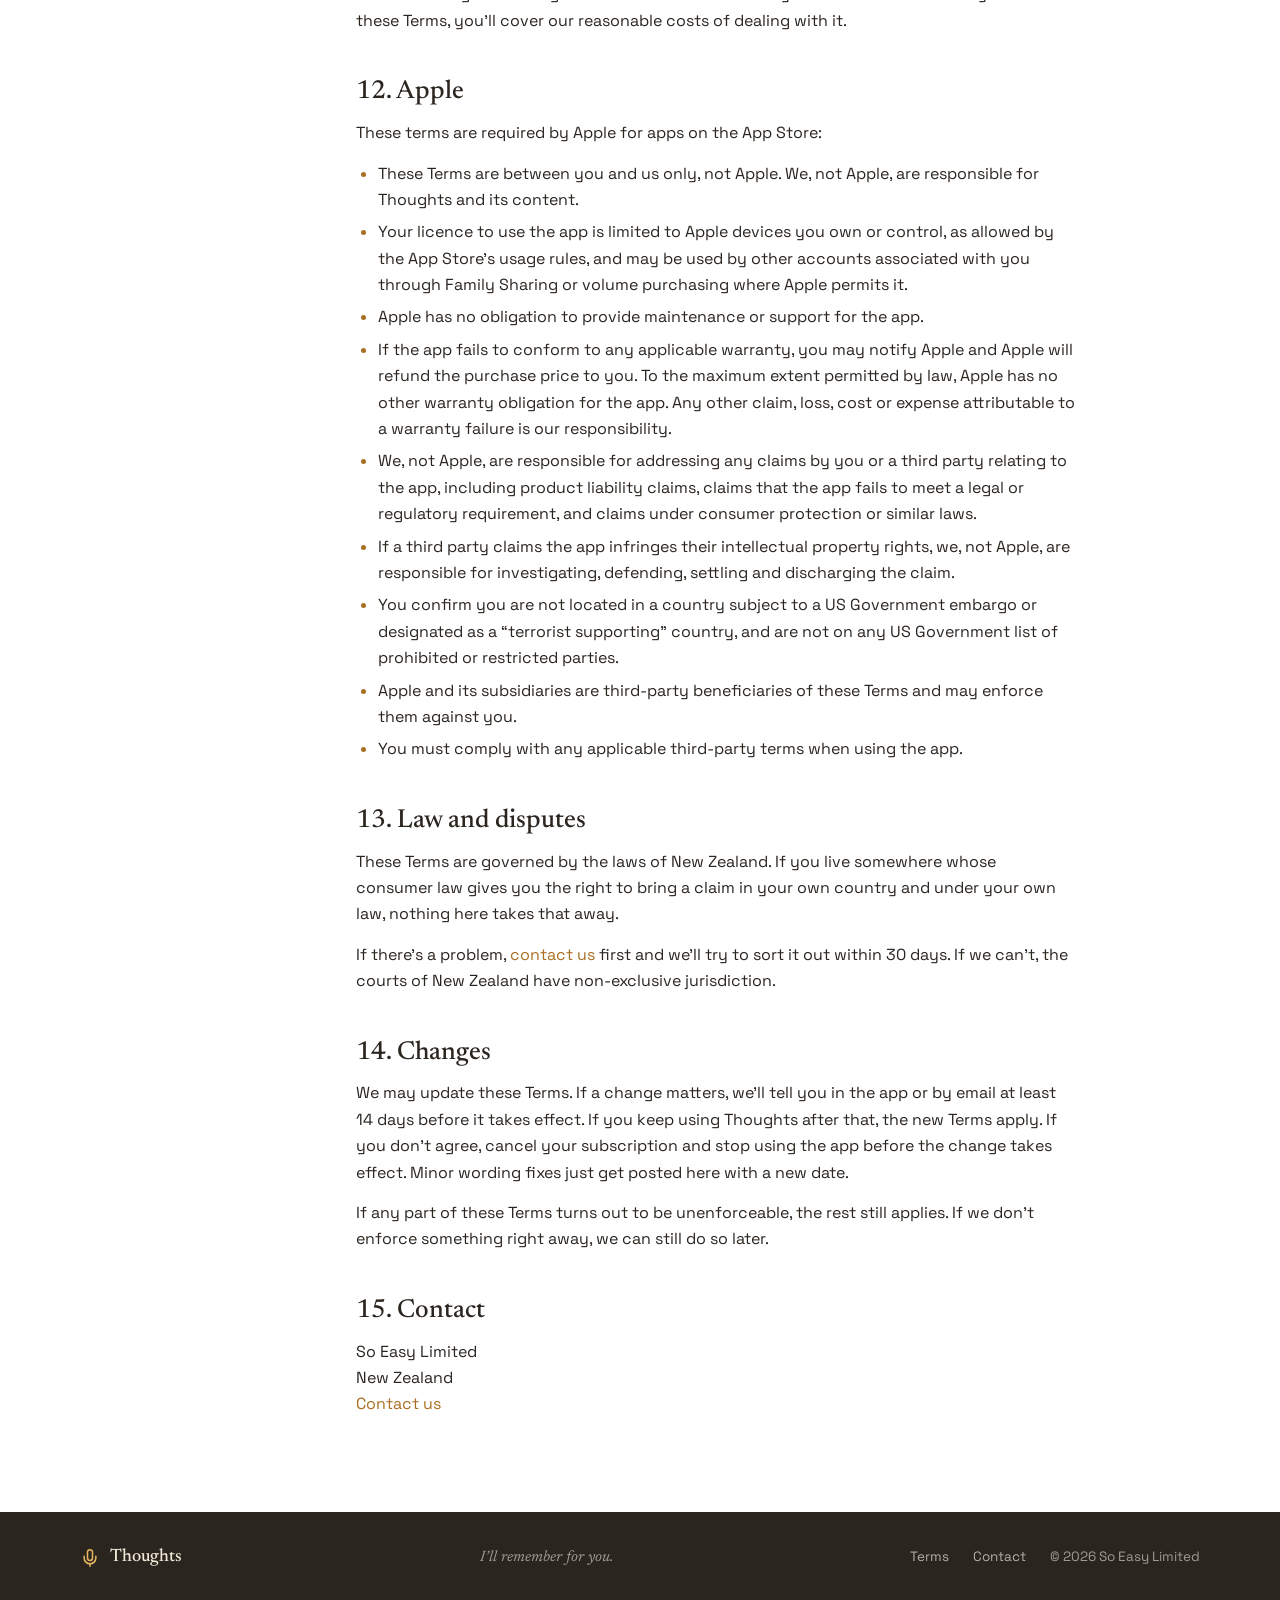
<file: terms.html>
<!doctype html>
<html lang="en">
<head>
  <meta charset="utf-8">
  <meta name="viewport" content="width=device-width, initial-scale=1">
  <title>Terms of Service — Thoughts</title>
  <meta name="description" content="The terms for using Thoughts on iPhone, Apple Watch and Mac.">
  <meta property="og:title" content="Terms of Service — Thoughts">
  <meta property="og:description" content="The terms for using Thoughts on iPhone, Apple Watch and Mac.">
  <meta property="og:url" content="https://thoughts.help/terms.html">
  <meta name="theme-color" content="#ffffff">
  <link rel="icon" href="favicon.svg" type="image/svg+xml">
  <link rel="preconnect" href="https://fonts.googleapis.com">
  <link rel="preconnect" href="https://fonts.gstatic.com" crossorigin>
  <link rel="stylesheet" href="https://fonts.googleapis.com/css2?family=Space+Grotesk:wght@400;500;600;700&family=Newsreader:ital,opsz,wght@0,6..72,400;0,6..72,500;0,6..72,600;1,6..72,400;1,6..72,500&display=swap">
  <link rel="stylesheet" href="styles.css">
  <script src="analytics.js" defer></script>
</head>
<body>

<svg width="0" height="0" style="position:absolute" aria-hidden="true">
  <symbol id="i-mic" viewBox="0 0 24 24"><path d="M12 2a3 3 0 0 0-3 3v7a3 3 0 0 0 6 0V5a3 3 0 0 0-3-3Z"/><path d="M19 10v2a7 7 0 0 1-14 0v-2"/><path d="M12 19v3"/></symbol>
  <symbol id="i-apple" viewBox="0 0 17 20"><path d="M13.9 10.6c0-2.6 2.1-3.8 2.2-3.9-1.2-1.8-3.1-2-3.7-2-1.6-.2-3.1.9-3.9.9-.8 0-2-.9-3.4-.9C3.4 4.8 1.8 5.8.9 7.4c-1.9 3.2-.5 8 1.3 10.6.9 1.3 1.9 2.7 3.3 2.7 1.3-.1 1.8-.9 3.4-.9s2 .9 3.4.8c1.4 0 2.3-1.3 3.2-2.6 1-1.5 1.4-2.9 1.4-3-.1 0-2.9-1.1-3-4.4ZM11.4 3c.7-.9 1.2-2.1 1.1-3.3-1 .1-2.3.7-3 1.6-.7.8-1.3 2-1.1 3.2 1.1.1 2.3-.6 3-1.5Z"/></symbol>
</svg>

<header class="nav">
  <div class="wrap">
    <a class="lockup" href="index.html" aria-label="Thoughts home">
      <svg><use href="#i-mic"/></svg>
      <b>Thoughts</b>
    </a>
    <nav class="links">
      <a href="pricing.html">Pricing</a>
      <a href="privacy.html">Privacy</a>
      <a class="pill" href="https://apps.apple.com/us/app/thoughts-easy-voice-memory/id6809778958"><svg><use href="#i-apple"/></svg><span>App Store</span></a>
    </nav>
  </div>
</header>

<main class="page">
  <div class="wrap">
    <div class="page-head">
      <p class="kick">Terms of Service</p>
      <h1>The deal, in plain words.</h1>
      <p class="lede">These terms cover Thoughts on iPhone, Apple Watch and Mac. By creating an account or subscribing, you agree to them.</p>
      <p class="meta">Effective 10 September 2026 &middot; So Easy Limited, New Zealand</p>
    </div>

    <div class="legal">
      <aside class="toc">
        <p class="kick">Contents</p>
        <a href="#who">1. Who we are</a>
        <a href="#eligibility">2. Who can use Thoughts</a>
        <a href="#account">3. Your account</a>
        <a href="#subscription">4. Subscriptions and payment</a>
        <a href="#content">5. Your thoughts</a>
        <a href="#ai">6. AI, and what it gets wrong</a>
        <a href="#rules">7. What you may not do</a>
        <a href="#service">8. The service</a>
        <a href="#ip">9. Our property</a>
        <a href="#ending">10. Ending things</a>
        <a href="#liability">11. Warranties and liability</a>
        <a href="#apple">12. Apple</a>
        <a href="#law">13. Law and disputes</a>
        <a href="#changes">14. Changes</a>
        <a href="#contact">15. Contact</a>
      </aside>

      <article class="prose">
        <div class="summary">
          <p><b>The short version.</b> You pay through the App Store. Your thoughts stay yours. The AI can be wrong, so check before you rely on it. Don&rsquo;t break in, don&rsquo;t automate it, don&rsquo;t try to trick the model. We&rsquo;re a small New Zealand company and we&rsquo;ll be fair with you.</p>
        </div>

        <h2 id="who">1. Who we are</h2>
        <p>Thoughts is made and run by So Easy Limited, a company registered in New Zealand (&ldquo;we&rdquo;, &ldquo;us&rdquo;). These Terms of Service (&ldquo;Terms&rdquo;) are a contract between you and us. Our <a href="privacy.html">Privacy Policy</a> explains how we handle your data and is part of these Terms.</p>
        <p>Because you get Thoughts from Apple&rsquo;s App Store, Apple&rsquo;s <a href="https://www.apple.com/legal/internet-services/itunes/dev/stdeula/">Licensed Application End User License Agreement</a> also applies. If it conflicts with these Terms, these Terms win, except where section 12 says otherwise.</p>

        <h2 id="eligibility">2. Who can use Thoughts</h2>
        <p>You must be at least 13 years old, or the age of digital consent where you live if that&rsquo;s higher. If you&rsquo;re under 18, a parent or guardian must agree to these Terms for you. You must be able to enter into a binding contract and not be barred from using the service under any applicable law.</p>

        <h2 id="account">3. Your account</h2>
        <p>You sign in with your Apple ID. Your account is personal to you: keep your device and Apple ID secure, and don&rsquo;t let anyone else use your account. <a href="contact.html">Tell us</a> straight away if you think someone else has got in.</p>
        <p>One subscription covers one person&rsquo;s account on all of their Apple devices. It isn&rsquo;t a family or shared plan.</p>

        <h2 id="subscription">4. Subscriptions and payment</h2>
        <ul>
          <li><b>Paid only.</b> Thoughts needs an active subscription to save new thoughts. There is no free tier. Current prices are on the <a href="pricing.html">Pricing</a> page and in the app.</li>
          <li><b>Through Apple.</b> All subscriptions are bought and billed through the App Store using your Apple ID. We never take payment directly and never see your card details.</li>
          <li><b>Auto-renewal.</b> Your subscription renews automatically at the end of each period (weekly or yearly) unless you cancel at least 24 hours before it ends. Apple charges your account within 24 hours of the end of the current period.</li>
          <li><b>Cancelling.</b> Cancel any time in your App Store account settings (Settings &rarr; your name &rarr; Subscriptions, or <a href="https://apps.apple.com/account/subscriptions">apps.apple.com/account/subscriptions</a>). You keep access until the end of the period you&rsquo;ve paid for. Deleting the app does not cancel the subscription.</li>
          <li><b>Refunds.</b> Refunds are handled by Apple under the App Store terms, at <a href="https://reportaproblem.apple.com">reportaproblem.apple.com</a>. We can&rsquo;t issue refunds ourselves. Nothing here limits any right to a refund you have under consumer law.</li>
          <li><b>Price changes.</b> If we change a price, Apple will tell you in advance and, where required, ask you to agree before the new price applies.</li>
          <li><b>When a subscription lapses.</b> You can still export everything you saved as CSV files, and reminders you already set still fire. You just can&rsquo;t add, read or search thoughts in the app until you subscribe again.</li>
        </ul>

        <h2 id="content">5. Your thoughts</h2>
        <p><b>You own what you say.</b> Everything you record or type into Thoughts, and the lists, reminders and transcripts made from it, is yours. We claim no ownership of it.</p>
        <p><b>What you let us do with it.</b> So the app can work, you give us permission to store, transcribe, process, analyse, index, back up and display your content, and to send it to the service providers named in our Privacy Policy, only for the purpose of running Thoughts for you. This permission ends when your content is deleted, except for backups, which are cleared on the schedule in the Privacy Policy.</p>
        <p><b>You&rsquo;re responsible for it.</b> Only record things you have the right to record. In many places it is illegal to record a private conversation without the other people&rsquo;s consent. Thoughts is built for your own notes, not for recording others.</p>
        <p><b>Keep a copy of anything critical.</b> We work hard never to lose a thought, and you can export everything at any time. But no online service is a substitute for your own backup of information you cannot afford to lose.</p>

        <h2 id="ai">6. AI, and what it gets wrong</h2>
        <p>Thoughts uses artificial intelligence to turn your voice into text, to understand what you said, and to answer your questions. AI makes mistakes. In particular:</p>
        <ul>
          <li>Transcripts can mishear words, names, numbers, dates and places, especially with background noise, accents, or more than one language.</li>
          <li>Answers are generated from your own thoughts and may be incomplete, out of date, or wrong. The app shows you the thoughts each answer came from so you can check.</li>
          <li>Reminders and list changes made from plain words can be misunderstood. Always check the confirmation the app shows.</li>
        </ul>
        <p><b>Answers are not advice.</b> Nothing Thoughts says is medical, legal, financial, safety or other professional advice, even if the thought you saved was about those things. Don&rsquo;t rely on the app for anything where a mistake could hurt you or someone else, and never for emergencies. Check important details against the original thought or another source before acting on them.</p>
        <p>We&rsquo;re always improving accuracy, but we can&rsquo;t promise any answer, transcript or reminder is correct, complete or on time.</p>

        <h2 id="rules">7. What you may not do</h2>
        <p>Thoughts is for a person to talk to and ask. You agree not to, and not to help anyone else to:</p>
        <ul>
          <li><b>Automate it.</b> Use scripts, bots, macros, shortcuts, or any other automated means to send input to Thoughts, call our servers or APIs, or read data out of them, other than through the app itself in the normal way. This includes bulk or scheduled capture, scraping, load testing, and building your own client.</li>
          <li><b>Attack the AI.</b> Attempt to prompt-inject, jailbreak, or otherwise manipulate the AI models or our instructions to them; extract our system prompts, model configuration or safety settings; use the app to generate output for training, benchmarking or competing with any AI model; or use Thoughts as a general-purpose chatbot for anything other than your own thoughts.</li>
          <li><b>Reverse-engineer it.</b> Decompile, disassemble, reverse-engineer, or try to derive the source code, models, prompts or algorithms of the app or our servers, except to the extent the law expressly allows despite this clause.</li>
          <li><b>Break in.</b> Probe, scan or test the security of our systems without our written permission; access another person&rsquo;s account or data; bypass any rate limit, paywall, entitlement check or other technical restriction; or interfere with the service or the network.</li>
          <li><b>Misuse it.</b> Use Thoughts for anything illegal, to record people without any consent the law requires, to store content you have no right to store, or to harass, defame or harm anyone.</li>
          <li><b>Resell it.</b> Sell, rent, sublicense or share your account or subscription, or offer Thoughts as part of any commercial service.</li>
        </ul>

        <h2 id="service">8. The service</h2>
        <p>We&rsquo;ll do our best to keep Thoughts available and working well, but we don&rsquo;t promise it will be uninterrupted or error-free. We may change, add or remove features, and may need to pause the service for maintenance. If we ever decide to shut Thoughts down, we&rsquo;ll give you at least 30 days&rsquo; notice and time to export your data.</p>
        <p>Thoughts needs an internet connection to save and answer. Your voice is transcribed on our servers, not on your device.</p>
        <p>We may send you notices about the service inside the app. We&rsquo;ll only email you about your account, support, or changes to these Terms or the Privacy Policy, never marketing you haven&rsquo;t asked for.</p>

        <h2 id="ip">9. Our property</h2>
        <p>The Thoughts apps, our servers, design, name, logo and the software behind it all belong to us or our licensors. We grant you a personal, non-transferable, non-exclusive, revocable licence to use the apps on Apple devices you own or control, for your own personal use, in line with these Terms and Apple&rsquo;s usage rules. Nothing else is granted.</p>
        <p>If you send us feedback or ideas, we can use them without owing you anything. Your thoughts themselves are never &ldquo;feedback&rdquo;.</p>

        <h2 id="ending">10. Ending things</h2>
        <p><b>You</b> can stop any time: cancel your subscription with Apple and, if you like, delete your account in the app. Deleting your account erases your data on the schedule in the Privacy Policy.</p>
        <p><b>We</b> can suspend or close your account if you seriously or repeatedly break these Terms, if the law requires it, or if your account has been inactive with no subscription.</p>
        <p>Sections 5 (your licence to us ends, but responsibility stays), 6, 7, 9, 11 and 13 continue after your account ends.</p>

        <h2 id="liability">11. Warranties and liability</h2>
        <p><b>Consumer guarantees.</b> If you use Thoughts for personal use, the New Zealand Consumer Guarantees Act 1993 and equivalent consumer laws where you live give you rights we can&rsquo;t take away. Nothing in these Terms limits those rights. If you use Thoughts for business purposes, you agree the Consumer Guarantees Act does not apply.</p>
        <p><b>As is.</b> Apart from those guarantees, Thoughts is provided &ldquo;as is&rdquo; and &ldquo;as available&rdquo;. We make no other promises about accuracy, reliability, availability, or fitness for any particular purpose, and section 6 applies to everything the AI produces.</p>
        <p><b>Our liability is limited.</b> To the fullest extent the law allows, we are not liable for any indirect, incidental, special or consequential loss, loss of profit, loss of data, or loss of opportunity, however it arises. Our total liability to you for everything arising out of these Terms or the service, in any 12-month period, is limited to the amount you paid us through the App Store in that period, or NZ$100 if that is more.</p>
        <p><b>Your responsibility.</b> You&rsquo;re responsible for what you record and how you use the answers. If someone brings a claim against us because of content you recorded or because you broke these Terms, you&rsquo;ll cover our reasonable costs of dealing with it.</p>

        <h2 id="apple">12. Apple</h2>
        <p>These terms are required by Apple for apps on the App Store:</p>
        <ul>
          <li>These Terms are between you and us only, not Apple. We, not Apple, are responsible for Thoughts and its content.</li>
          <li>Your licence to use the app is limited to Apple devices you own or control, as allowed by the App Store&rsquo;s usage rules, and may be used by other accounts associated with you through Family Sharing or volume purchasing where Apple permits it.</li>
          <li>Apple has no obligation to provide maintenance or support for the app.</li>
          <li>If the app fails to conform to any applicable warranty, you may notify Apple and Apple will refund the purchase price to you. To the maximum extent permitted by law, Apple has no other warranty obligation for the app. Any other claim, loss, cost or expense attributable to a warranty failure is our responsibility.</li>
          <li>We, not Apple, are responsible for addressing any claims by you or a third party relating to the app, including product liability claims, claims that the app fails to meet a legal or regulatory requirement, and claims under consumer protection or similar laws.</li>
          <li>If a third party claims the app infringes their intellectual property rights, we, not Apple, are responsible for investigating, defending, settling and discharging the claim.</li>
          <li>You confirm you are not located in a country subject to a US Government embargo or designated as a &ldquo;terrorist supporting&rdquo; country, and are not on any US Government list of prohibited or restricted parties.</li>
          <li>Apple and its subsidiaries are third-party beneficiaries of these Terms and may enforce them against you.</li>
          <li>You must comply with any applicable third-party terms when using the app.</li>
        </ul>

        <h2 id="law">13. Law and disputes</h2>
        <p>These Terms are governed by the laws of New Zealand. If you live somewhere whose consumer law gives you the right to bring a claim in your own country and under your own law, nothing here takes that away.</p>
        <p>If there&rsquo;s a problem, <a href="contact.html">contact us</a> first and we&rsquo;ll try to sort it out within 30 days. If we can&rsquo;t, the courts of New Zealand have non-exclusive jurisdiction.</p>

        <h2 id="changes">14. Changes</h2>
        <p>We may update these Terms. If a change matters, we&rsquo;ll tell you in the app or by email at least 14 days before it takes effect. If you keep using Thoughts after that, the new Terms apply. If you don&rsquo;t agree, cancel your subscription and stop using the app before the change takes effect. Minor wording fixes just get posted here with a new date.</p>
        <p>If any part of these Terms turns out to be unenforceable, the rest still applies. If we don&rsquo;t enforce something right away, we can still do so later.</p>

        <h2 id="contact">15. Contact</h2>
        <p>So Easy Limited<br>New Zealand<br>
        <a href="contact.html">Contact us</a></p>
      </article>
    </div>
  </div>
</main>

<footer class="footer">
  <div class="wrap">
    <div class="lockup"><svg><use href="#i-mic"/></svg><b>Thoughts</b></div>
    <div class="ftag">I&rsquo;ll remember for you.</div>
    <div class="flinks">
      <a href="terms.html">Terms</a>
      <a href="contact.html">Contact</a>
      <span>&copy; 2026 So Easy Limited</span>
    </div>
  </div>
</footer>

</body>
</html>
</file>
<file: styles.css>
/* thoughts.help — white ground, Dusk & Ember accents (values from design/brand-kit). */
:root {
  --paper: #f2ead9;
  --paper2: #ede4d1;
  --card: #fdfaf6;
  --ink: #2b2520;
  --ink-65: rgba(43, 37, 32, 0.65);
  --ink-50: rgba(43, 37, 32, 0.5);
  --ink-42: rgba(43, 37, 32, 0.42);
  --hair: rgba(43, 37, 32, 0.1);
  --gold: #c88a2c;
  --gold2: #a86f22;
  --honey: #e8b85e;
  --moss: #94b48c;
  --moss2: #6f9367;
  --micink: #2a1e08;
  --mgrad: radial-gradient(circle at 40% 34%, #e8b85e, #c88a2c 72%);
  --serif: "Newsreader", ui-serif, "New York", Georgia, serif;
  --sans: "Space Grotesk", -apple-system, "Segoe UI", sans-serif;
  --max: 1120px;
  --nav-h: 64px;
  --ps: 0.87;          /* phone scale: 802px chassis × 0.87 ≈ 700px */
}

* { box-sizing: border-box; }
html { scroll-behavior: smooth; }
body { margin: 0; background: #fff; color: var(--ink); font-family: var(--sans); font-size: 16px; line-height: 1.55; -webkit-font-smoothing: antialiased; }
a { color: var(--gold2); text-decoration: none; }
a:hover { color: var(--ink); }
p { margin: 0; }
h1, h2 { font-family: var(--serif); font-weight: 500; margin: 0; }
svg { display: inline-block; fill: none; stroke: currentColor; stroke-width: 1.8; stroke-linecap: round; stroke-linejoin: round; }
button { font-family: inherit; cursor: pointer; }
.serif { font-family: var(--serif); }
.wrap { width: min(var(--max), calc(100% - 48px)); margin: 0 auto; }
.kick { font-size: 12.5px; letter-spacing: 0.16em; text-transform: uppercase; color: var(--gold2); }

/* Nav */
.nav { position: sticky; top: 0; z-index: 10; background: rgba(255, 255, 255, 0.88); backdrop-filter: blur(10px); -webkit-backdrop-filter: blur(10px); border-bottom: 1px solid rgba(43, 37, 32, 0.08); }
.nav .wrap { display: flex; align-items: center; justify-content: space-between; height: var(--nav-h); }
.lockup { display: inline-flex; align-items: center; gap: 10px; color: var(--ink); }
.lockup b { font-family: var(--serif); font-weight: 600; font-size: 22px; }
.nav .lockup svg { width: 22px; height: 22px; stroke: var(--gold); stroke-width: 2; fill: none; }
.links { display: flex; align-items: center; gap: 30px; font-size: 14.5px; }
.links a { color: var(--ink-65); }
.links a:hover { color: var(--ink); }
.pill { display: inline-flex; align-items: center; gap: 7px; background: var(--ink); color: #fff !important; border-radius: 999px; padding: 8px 15px; font-size: 13.5px; font-weight: 600; }
.pill svg { width: 12px; height: 14px; fill: #fff; stroke: none; }

/* Hero */
.hero { padding: 28px 0 40px; }
.hero-grid { display: grid; grid-template-columns: minmax(0, 1.1fr) auto; align-items: center; gap: 48px; }
.hero-copy { display: flex; flex-direction: column; gap: 20px; max-width: 600px; }
h1 { font-size: clamp(44px, 5.2vw, 70px); line-height: 1.02; letter-spacing: -0.015em; }
h1 em { font-style: normal; color: var(--gold2); }
.lede { font-size: 18px; line-height: 1.55; color: var(--ink-65); max-width: 470px; }
.cta { display: flex; align-items: center; gap: 22px; flex-wrap: wrap; margin-top: 4px; }
.badge { display: inline-flex; line-height: 0; }
.badge img { width: 150px; height: 50px; display: block; }
.badge svg { width: 24px; height: 28px; fill: #fff; stroke: none; }
.badge span { display: flex; flex-direction: column; line-height: 1.05; }
.badge small { font-size: 10.5px; opacity: 0.85; }
.badge strong { font-size: 21px; font-weight: 600; letter-spacing: -0.01em; }
.platforms { font-size: 13.5px; color: var(--ink-50); }
.tag { font-family: var(--serif); font-style: italic; font-size: 19px; color: var(--ink-50); margin-top: 8px; }

.reveal { opacity: 0; animation: fadeUp 0.9s cubic-bezier(.2,.7,.2,1) var(--d, 0s) forwards; }
@keyframes fadeUp { from { opacity: 0; transform: translateY(14px); } to { opacity: 1; transform: none; } }
@keyframes phoneIn { from { opacity: 0; transform: translateY(30px); } to { opacity: 1; transform: none; } }
@media (prefers-reduced-motion: reduce) { .reveal, .demo { animation: none !important; opacity: 1 !important; } }

/* Phone (authored at 402×802, scaled with zoom by --ps) */
.demo { display: flex; flex-direction: column; align-items: center; gap: 12px; animation: phoneIn 1.1s cubic-bezier(.2,.7,.2,1) 0.45s both; }
.phone { position: relative; width: 402px; height: 802px; zoom: var(--ps); border-radius: 58px; background: #1c1b1a; padding: 10px; box-shadow: 0 0 0 2px #3a3836, 0 40px 80px -30px rgba(43, 37, 32, 0.5); }
.screen { position: absolute; top: 10px; left: 10px; opacity: 0; transition: opacity 1.2s ease; width: 382px; height: 782px; border-radius: 48px; overflow: hidden; background: var(--paper); font-size: 16px; }
.screen.on { opacity: 1; z-index: 1; }
.island { position: absolute; top: 24px; left: 50%; transform: translateX(-50%); width: 108px; height: 32px; border-radius: 18px; background: #000; z-index: 5; }
.appname { position: absolute; top: 92px; left: 32px; font-size: 13.5px; letter-spacing: 0.12em; text-transform: uppercase; color: var(--ink-50); }

.slot { position: absolute; top: 134px; left: 0; right: 0; height: 290px; padding: 0 32px; display: flex; flex-direction: column; justify-content: flex-start; }
.slot .card { display: none; flex-direction: column; gap: 12px; animation: cardin .5s ease both; }
.slot .card.on { display: flex; }
@keyframes cardin { from { transform: translateY(10px); opacity: 0; } to { transform: none; opacity: 1; } }
.slot .home { text-align: center; align-items: center; gap: 10px; }
.slot .big { font-size: 26px; font-weight: 500; line-height: 1.2; }
.slot .sub { font-size: 13px; color: var(--ink-50); }
.slot .label { font-size: 12px; letter-spacing: 0.12em; text-transform: uppercase; color: var(--ink-50); }
.slot .heard { font-size: 23px; line-height: 1.3; }
.caret { display: inline-block; width: 2px; height: 1em; background: var(--gold); margin-left: 3px; vertical-align: -0.15em; animation: blink 1s step-end infinite; }
@keyframes blink { 0%, 100% { opacity: 1; } 50% { opacity: 0; } }
.well { background: var(--paper2); border: 1px solid rgba(200, 138, 44, 0.4); border-radius: 14px; padding: 14px 16px; min-height: 52px; font-size: 16px; line-height: 1.4; }
.slot .q { font-style: italic; font-size: 15px; color: var(--ink-50); }
.slot .ans { font-size: 26px; line-height: 1.25; }
.slot .row { display: flex; align-items: center; gap: 16px; margin-top: 4px; }
.share { display: inline-flex; color: var(--ink-50); }
.share svg { width: 20px; height: 20px; }
.chip { background: rgba(200, 138, 44, 0.16); color: var(--gold2); font-weight: 600; font-size: 14px; padding: 9px 18px; border-radius: 999px; }
.src { font-size: 15px; font-weight: 600; color: var(--gold2); display: inline-flex; align-items: center; gap: 3px; }
.src svg { width: 14px; height: 14px; stroke-width: 2.2; }
.slot .meta { font-size: 12.5px; color: var(--ink-42); display: inline-flex; align-items: center; gap: 6px; }
.slot .meta svg { width: 13px; height: 13px; stroke-width: 2; }
.saved { display: flex; align-items: center; gap: 10px; font-size: 15px; font-weight: 600; color: var(--gold2); }
.tick { width: 22px; height: 22px; border-radius: 50%; background: var(--gold); display: inline-flex; align-items: center; justify-content: center; }
.tick svg { width: 12px; height: 12px; stroke: #fff; stroke-width: 3; }
.list { display: flex; flex-direction: column; }
.item { display: flex; align-items: center; gap: 8px; font-size: 15px; padding: 7px 2px; border-bottom: 1px solid rgba(43, 37, 32, 0.1); }
.item b { font-size: 11px; color: var(--gold2); font-weight: 600; }

.tagline { position: absolute; top: 268px; left: 0; right: 0; text-align: center; font-style: italic; font-size: 22px; color: var(--ink-50); }
.mic { position: absolute; top: 445px; left: 116px; width: 150px; height: 150px; border: 0; background: transparent; padding: 0; display: flex; align-items: center; justify-content: center; }
.ring { position: absolute; border-radius: 50%; }
.r1 { inset: 0; background: rgba(200, 138, 44, 0.16); animation: softpulse 3.6s ease-in-out infinite; }
.r2 { inset: 14px; background: rgba(200, 138, 44, 0.3); animation: softpulse2 3.6s ease-in-out infinite; }
.r3 { inset: -60px; border: 1px solid rgba(200, 138, 44, 0.22); background: radial-gradient(circle, rgba(200, 138, 44, 0.25), transparent 60%); display: none; }
.phone[data-phase="listening"] .r3 { display: block; animation: softpulse 2.4s ease-in-out infinite; }
.phone[data-phase="listening"] .core { background: transparent; box-shadow: 0 0 0 1px rgba(200, 138, 44, 0.3); }
.listening { position: absolute; top: 618px; left: 0; right: 0; justify-content: center; text-align: center; font-style: italic; font-size: 22px; color: var(--ink); display: none; }
.rec-actions { position: absolute; top: 680px; left: 0; right: 0; display: none; justify-content: center; gap: 30px; }
.rec-actions span { width: 54px; height: 54px; border-radius: 50%; display: inline-flex; align-items: center; justify-content: center; }
.rec-actions .x { background: var(--card); color: var(--ink); }
.rec-actions .ok { background: var(--gold); color: #fff; box-shadow: 0 8px 20px rgba(200, 138, 44, 0.35); }
.rec-actions svg { width: 22px; height: 22px; stroke-width: 2.4; }
.phone[data-phase="listening"] .listening, .phone[data-phase="listening"] .rec-actions { display: flex; }
.phone[data-phase="listening"] .type, .phone[data-phase="listening"] .bottom, .phone[data-phase="listening"] .appname { display: none; }
@keyframes softpulse { 0%, 100% { transform: scale(1); opacity: .45; } 50% { transform: scale(1.16); opacity: .85; } }
@keyframes softpulse2 { 0%, 100% { transform: scale(1.06); opacity: .3; } 50% { transform: scale(1.28); opacity: .6; } }
.core { position: relative; width: 92px; height: 92px; border-radius: 50%; background: var(--mgrad); box-shadow: 0 10px 30px rgba(200, 138, 44, 0.35); display: flex; align-items: center; justify-content: center; }
.core .glyph { width: 38px; height: 38px; stroke: var(--micink); }
.eq { display: none; align-items: center; gap: 4px; height: 30px; }
.eq i { width: 5px; border-radius: 3px; background: var(--gold); animation: eq .7s ease-in-out infinite; }
.eq { gap: 5px; height: 40px; }
.eq i:nth-child(1) { height: 12px; } .eq i:nth-child(2) { height: 22px; animation-delay: .1s; } .eq i:nth-child(3) { height: 40px; animation-delay: .2s; } .eq i:nth-child(4) { height: 28px; animation-delay: .3s; } .eq i:nth-child(5) { height: 36px; animation-delay: .4s; } .eq i:nth-child(6) { height: 18px; animation-delay: .5s; } .eq i:nth-child(7) { height: 10px; animation-delay: .6s; }
@keyframes eq { 0%, 100% { transform: scaleY(.4); } 50% { transform: scaleY(1); } }
.phone[data-phase="listening"] .eq { display: flex; }
.phone[data-phase="listening"] .glyph { display: none; }

.type { position: absolute; top: 622px; left: 0; right: 0; margin: 0 auto; width: 180px; height: 44px; border: 0; background: transparent; display: flex; align-items: center; justify-content: center; gap: 8px; font-size: 14px; color: var(--ink-50); }
.type svg { width: 18px; height: 18px; }
.bottom { position: absolute; bottom: 34px; left: 0; right: 0; display: flex; flex-direction: column; align-items: center; gap: 2px; font-size: 13px; letter-spacing: 0.02em; color: var(--ink-42); }
.bottom svg { width: 16px; height: 16px; stroke-width: 2; }

.banner { position: absolute; left: 0; right: 0; display: none; justify-content: center; pointer-events: none; z-index: 8; animation: nudge 1.6s ease-in-out infinite; }
.banner.on { display: flex; }
.banner span { position: relative; background: var(--ink); color: #fff; font-size: 13px; font-weight: 600; padding: 9px 16px; border-radius: 999px; box-shadow: 0 8px 24px rgba(43, 37, 32, 0.3); }
.banner span::after { content: ""; position: absolute; left: 50%; width: 12px; height: 12px; background: var(--ink); transform: translateX(-50%) rotate(45deg); border-radius: 2px; }
.over-mic { top: 397px; }
.over-mic span::after { bottom: -5px; }
.over-type { top: 672px; }
.over-type span::after { top: -5px; }
@keyframes nudge { 0%, 100% { transform: translateY(0); } 50% { transform: translateY(-5px); } }

.dots { display: flex; gap: 8px; }
.dots i { cursor: pointer; width: 8px; height: 8px; border-radius: 50%; background: rgba(43, 37, 32, 0.15); transition: background .3s; }
.dots i.on { background: var(--gold); }

/* Carousel slide: multi capture */
.multi .slot { top: 126px; }
.multi .slot .card { gap: 10px; }
.multi .slot .ans { font-size: 21px; }
.multi .mic { top: 462px; }
.did { display: flex; align-items: center; gap: 12px; background: rgba(200, 138, 44, 0.09); border-radius: 14px; padding: 9px 12px; font-size: 15px; line-height: 1.3; }
.did small { display: block; font-size: 10.5px; letter-spacing: 0.1em; text-transform: uppercase; color: var(--ink-50); }
.did .ico { flex: none; width: 30px; height: 30px; border-radius: 8px; background: rgba(200, 138, 44, 0.14); color: var(--gold); display: inline-flex; align-items: center; justify-content: center; }
.did .ico svg { width: 16px; height: 16px; }
.chip.when { display: inline-flex; align-items: center; gap: 8px; padding: 8px 14px; }
.chip.when svg { width: 15px; height: 15px; }
.change { font-size: 14px; color: var(--ink-50); text-decoration: underline; }

/* Carousel slide: home (mic sits higher, under the tagline) */
.home .mic { top: 332px; }
.home .type { top: 536px; }
.dark .tagline { font-family: ui-serif, "New York", Georgia, serif; }

/* Carousel slide: list */
.lhead { position: absolute; top: 84px; left: 20px; right: 22px; display: flex; align-items: center; gap: 14px; color: var(--ink-50); }
.lhead svg { width: 22px; height: 22px; flex: none; }
.lhead svg:first-child { color: var(--ink); stroke-width: 2.2; }
.lhead span { flex: 1; font-size: 25px; color: var(--ink); line-height: 1.1; }
.checks { position: absolute; top: 140px; left: 22px; right: 22px; font-size: 16px; }
.checks div { display: flex; align-items: center; gap: 14px; padding: 15px 0; border-bottom: 1px solid var(--hair); }
.checks i { flex: none; width: 24px; height: 24px; border-radius: 7px; border: 2px solid rgba(43, 37, 32, 0.35); display: inline-flex; align-items: center; justify-content: center; }
.checks .add { color: var(--ink-42); border-bottom: 0; }
.checks .add i { border-style: dashed; border-width: 1.5px; }
.checks .add svg { width: 12px; height: 12px; }
.tabs { position: absolute; left: 0; right: 0; bottom: 0; height: 104px; padding: 18px 8px 0; border-top: 1px solid var(--hair); display: grid; grid-template-columns: repeat(5, 1fr); justify-items: center; align-items: start; font-size: 10.5px; color: var(--ink-42); }
.tabs span { display: flex; flex-direction: column; align-items: center; gap: 5px; }
.tabs svg { width: 23px; height: 23px; stroke-width: 1.6; }
.tabs .cur { color: var(--gold); }
.tabs .tabmic { width: 60px; height: 60px; margin-top: -24px; border-radius: 50%; background: var(--mgrad); color: var(--micink); justify-content: center; box-shadow: 0 8px 18px rgba(200, 138, 44, 0.3); }
.tabs .tabmic svg { width: 26px; height: 26px; stroke-width: 1.8; }

/* Carousel slide: dark mode ("Dusk & Ember", values from ThoughtsKit Theme.swift + BigMic.swift) */
.screen.dark { --ink: #ededf6; --ink-50: #a3a3b1; --ink-42: #797986; --gold: #ffcc8e; --gold2: #fcbc7c; --micink: #1e1d2d; --sans: -apple-system, "SF Pro Text", "Segoe UI", sans-serif; background: radial-gradient(130% 55% at 50% 0, #28263c, #0e0e1a 75%); color: var(--ink); font-family: var(--sans); }
.dark .slot .ans { font-size: 20px; line-height: 1.35; }
.dark .tick svg { stroke: var(--micink); }
.dark .core { width: 118px; height: 118px; background: radial-gradient(112px circle at 36% 30%, #fff1cc 0, #ffaf68 44%, #f58d7c 100%); border: 1px solid rgba(255, 255, 255, 0.25); box-shadow: 0 0 44px rgba(255, 175, 104, 0.6), 0 10px 30px rgba(1, 1, 5, 0.7); }
.dark .core .glyph { width: 44px; height: 44px; stroke-width: 1.9; }
.halo { position: absolute; inset: 16px; border-radius: 50%; animation: halo 3.6s ease-out infinite; }
@keyframes halo { from { box-shadow: 0 0 0 0 rgba(255, 175, 104, 0.33); } to { box-shadow: 0 0 0 34px rgba(255, 175, 104, 0); } }
.dark .type { width: 172px; border-radius: 999px; background: rgba(255, 255, 255, 0.05); top: 630px; }
.home.dark .type { top: 540px; }

@media (prefers-reduced-motion: reduce) { .screen { transition: none; } .halo, .ring { animation: none; } }

/* How it works */
.how { padding: 40px 0 64px; }
.sec-head { display: flex; flex-direction: column; gap: 10px; max-width: 640px; margin-bottom: 32px; }
h2 { font-size: clamp(30px, 3vw, 40px); line-height: 1.15; }
.three { display: grid; grid-template-columns: repeat(3, minmax(0, 1fr)); gap: 20px; }
.three .card { background: var(--paper); border-radius: 18px; padding: 28px; display: flex; flex-direction: column; gap: 12px; }
.three .kick { font-size: 11.5px; }
.said { font-size: 22px; line-height: 1.3; }
.three p:last-child { font-size: 15px; line-height: 1.55; color: var(--ink-65); }
.watch { border-bottom: 1px solid rgba(43, 37, 32, 0.08); margin-bottom: 36px; padding-bottom: 36px; }
.devices { display: flex; justify-content: center; flex-wrap: wrap; gap: 12px 40px; margin-top: 28px; }
.dev { display: flex; align-items: center; gap: 10px; }
.dev svg { width: 28px; height: 28px; stroke-width: 1.5; flex: none; }
.dev b { font-size: 16px; font-weight: 600; }
.film { display: block; width: 100%; max-width: 960px; height: auto; aspect-ratio: 16 / 9; margin: 0 auto; border-radius: 18px; background: var(--paper); box-shadow: 0 1px 2px rgba(43, 37, 32, 0.06), 0 12px 40px rgba(43, 37, 32, 0.10); }

/* FAQ */
.faq { padding: 16px 0 80px; }
.qa { max-width: 760px; border-top: 1px solid var(--hair); }
.qa details { border-bottom: 1px solid var(--hair); }
.qa summary { list-style: none; cursor: pointer; display: flex; align-items: center; justify-content: space-between; gap: 16px; padding: 20px 0; font-size: 18px; font-weight: 600; }
.qa summary::-webkit-details-marker { display: none; }
.qa summary svg { width: 18px; height: 18px; stroke: var(--gold2); stroke-width: 2; flex: none; transition: transform .2s ease; }
.qa details[open] summary svg { transform: rotate(45deg); }
.qa p { font-size: 15.5px; line-height: 1.6; color: var(--ink-65); padding: 0 0 22px; max-width: 640px; }

/* Footer */
.footer { background: var(--ink); color: rgba(242, 234, 217, 0.6); padding: 32px 0; }
.footer .wrap { display: flex; align-items: center; justify-content: space-between; gap: 20px; flex-wrap: wrap; }
.footer .lockup { color: var(--paper); }
.footer .lockup svg { width: 20px; height: 20px; stroke: var(--honey); }
.footer .lockup b { font-size: 18px; font-weight: 500; }
.ftag { font-family: var(--serif); font-style: italic; font-size: 15px; }
.flinks { display: flex; gap: 24px; font-size: 13.5px; }
.flinks a { color: rgba(242, 234, 217, 0.7); }
.flinks a:hover { color: #fff; }

/* Responsive */
@media (max-height: 860px) and (min-width: 900px) { :root { --ps: 0.72; } .hero { padding-top: 18px; } }
@media (max-width: 1100px) { :root { --ps: 0.72; } .hero-grid { gap: 28px; } }
@media (max-width: 900px) {
  .hero { padding: 24px 0 32px; }
  .hero-grid { grid-template-columns: 1fr; justify-items: center; text-align: center; gap: 36px; }
  .hero-copy { align-items: center; max-width: 560px; }
  .cta { justify-content: center; }
  .lede { max-width: 520px; }
  :root { --ps: 0.78; }
  .links { gap: 20px; }
  .three { grid-template-columns: 1fr; }
  .footer .wrap { gap: 12px 20px; }
  .ftag { display: none; }
}
@media (max-width: 480px) {
  :root { --ps: 0.62; }
  .wrap { width: calc(100% - 32px); }
  h1 { font-size: 42px; }
  .lede { font-size: 16.5px; }
  .three .card { padding: 22px; }
  .links { gap: 16px; }
  .links .pill { width: 34px; height: 34px; padding: 0; justify-content: center; }
  .links .pill span { position: absolute; width: 1px; height: 1px; overflow: hidden; clip: rect(0 0 0 0); white-space: nowrap; }
  .devices { gap: 10px 24px; }
  .dev svg { width: 24px; height: 24px; }
  .dev b { font-size: 14.5px; }
  .film { border-radius: 12px; }
  .flinks { flex-wrap: wrap; gap: 14px; }
}

@media (max-width: 360px) { .links { gap: 12px; font-size: 13.5px; } }

/* ---------- Sub-pages (pricing / privacy / terms) ---------- */
.page { padding: 40px 0 80px; }
.page-head { display: flex; flex-direction: column; gap: 12px; max-width: 720px; margin-bottom: 36px; }
.page-head h1 { font-size: clamp(38px, 4.4vw, 56px); }
.page-head .lede { max-width: 560px; }
.meta { font-size: 13.5px; color: var(--ink-50); }

/* Pricing */
.plans { display: grid; grid-template-columns: repeat(2, minmax(0, 1fr)); gap: 20px; max-width: 760px; }
/* Local prices: a long amount ("NZ$79.99 NZD / year", "₫2,499,000") widens its card instead of wrapping.
   minmax(min-content, 370px): 370px unless the unbreakable price line needs more. */
.plans.local { max-width: none; grid-template-columns: repeat(2, minmax(min-content, 370px)); }
.plans.local .price { white-space: nowrap; }
.plans.local.not-sold { grid-template-columns: max-content; }
.plan { position: relative; background: var(--paper); border-radius: 22px; padding: 30px 28px 28px; display: flex; flex-direction: column; gap: 14px; }
.plan.best { background: var(--ink); color: var(--paper); }
.plan .kick { font-size: 11.5px; }
.plan.best .kick { color: var(--honey); }
.plan .price { font-family: var(--serif); font-size: 54px; line-height: 1; letter-spacing: -0.02em; font-weight: 500; }
.plan .price small { font-family: var(--sans); font-size: 15px; letter-spacing: 0; color: var(--ink-50); margin-left: 6px; }
.plan.best .price small { color: rgba(242, 234, 217, 0.6); }
.plan .note { font-size: 14.5px; line-height: 1.5; color: var(--ink-65); }
.plan.best .note { color: rgba(242, 234, 217, 0.72); }
.save { position: absolute; top: 22px; right: 22px; background: var(--gold); color: var(--micink); font-size: 12px; font-weight: 700; letter-spacing: 0.06em; text-transform: uppercase; padding: 6px 11px; border-radius: 999px; }
.plan .badge { margin-top: 8px; }
.plan .price.long { font-size: 40px; }
.plan[hidden] { display: none; }
.plan .price small { white-space: nowrap; }
.plan.soon .note a { color: inherit; text-decoration: underline; text-underline-offset: 2px; }
.price-where { padding-top: 6px; padding-left: 5px; }
.linkish { font: inherit; font-weight: 500; color: var(--ink-65); background: none; border: 0; padding: 0; text-decoration: underline; text-underline-offset: 2px; cursor: pointer; }
/* The country looks like a link; the real <select> sits over it, invisible, so one click opens the picker. */
.country-pick { position: relative; display: inline-block; border-radius: 4px; }
.country-pick select { position: absolute; inset: 0; width: 100%; height: 100%; opacity: 0; cursor: pointer; font-size: 16px; /* 16px stops iOS zooming on focus */ margin: 0; padding: 0; border: 0; -webkit-appearance: none; appearance: none; }
.latte { font-family: var(--serif); font-style: italic; font-size: clamp(22px, 2.6vw, 30px); color: var(--ink-65); margin: 40px 0 8px; max-width: 640px; line-height: 1.3; }
.includes { display: grid; grid-template-columns: repeat(3, minmax(0, 1fr)); gap: 18px; margin: 36px 0 0; max-width: 960px; }
.inc { display: flex; gap: 12px; align-items: flex-start; }
.inc svg { width: 22px; height: 22px; stroke: var(--gold2); stroke-width: 2.2; flex: none; margin-top: 2px; }
.inc b { display: block; font-size: 15.5px; font-weight: 600; }
.inc span { font-size: 14px; color: var(--ink-50); line-height: 1.5; }
.fine { max-width: 720px; margin-top: 40px; padding-top: 24px; border-top: 1px solid var(--hair); font-size: 13.5px; line-height: 1.6; color: var(--ink-50); display: flex; flex-direction: column; gap: 8px; }
.page .qa { margin-top: 48px; }

/* Contact form */
.contact-form { max-width: 480px; background: var(--card); border: 1px solid var(--hair); border-radius: 22px; padding: 30px 28px; display: flex; flex-direction: column; gap: 18px; }
#contact-fields { border: 0; margin: 0; padding: 0; min-width: 0; display: flex; flex-direction: column; gap: 18px; }
.field { display: flex; flex-direction: column; gap: 7px; }
.field label { font-size: 12.5px; letter-spacing: 0.06em; text-transform: uppercase; color: var(--ink-50); }
.field input, .field textarea { width: 100%; box-sizing: border-box; font-family: var(--sans); font-size: 15.5px; color: var(--ink); background: var(--paper); border: 1px solid var(--hair); border-radius: 12px; padding: 12px 14px; }
.field input:focus, .field textarea:focus { outline: 2px solid var(--gold); outline-offset: 1px; }
.field textarea { resize: vertical; min-height: 110px; }
.hp-field { position: absolute; left: -9999px; width: 1px; height: 1px; overflow: hidden; }
.contact-form .pill { border: 0; text-align: center; justify-content: center; font-size: 14.5px; padding: 12px 18px; }
.contact-form .meta { text-align: center; }
.contact-done { max-width: 480px; margin-top: 20px; display: flex; align-items: center; gap: 12px; background: var(--ink); color: var(--paper); border-radius: 22px; padding: 22px 26px; font-size: 16px; line-height: 1.5; }
.contact-done p { margin: 0; }
.contact-done-mark { flex: none; width: 22px; height: 22px; fill: none; stroke: var(--gold); stroke-width: 2.4; stroke-linecap: round; stroke-linejoin: round; }
[hidden] { display: none !important; }

/* Legal prose */
.legal { display: grid; grid-template-columns: 220px minmax(0, 1fr); gap: 56px; align-items: start; }
.toc { position: sticky; top: calc(var(--nav-h) + 24px); display: flex; flex-direction: column; gap: 8px; font-size: 13.5px; }
.toc .kick { margin-bottom: 6px; }
.toc a { color: var(--ink-50); line-height: 1.35; }
.toc a:hover { color: var(--ink); }
.prose { max-width: 720px; font-size: 16px; line-height: 1.65; }
.prose h2 { font-size: 26px; margin: 44px 0 12px; scroll-margin-top: calc(var(--nav-h) + 20px); }
.prose h2:first-child { margin-top: 0; }
.prose h3 { font-family: var(--sans); font-size: 16px; font-weight: 600; margin: 24px 0 6px; }
.prose p { margin: 0 0 14px; color: var(--ink); }
.prose p.soft, .prose li.soft { color: var(--ink-65); }
.prose ul, .prose ol { margin: 0 0 14px; padding-left: 22px; }
.prose li { margin: 0 0 6px; }
.prose li::marker { color: var(--gold2); }
.prose .summary { background: var(--paper); border-radius: 18px; padding: 22px 26px; margin: 0 0 8px; }
.prose .summary p { margin: 0 0 6px; }
.prose .summary ul { margin: 8px 0 0; }
.prose .summary li { margin-bottom: 4px; }
.prose .callout { border-left: 3px solid var(--gold); padding: 4px 0 4px 18px; margin: 18px 0; color: var(--ink-65); font-size: 15px; }
.prose table { width: 100%; border-collapse: collapse; font-size: 14.5px; margin: 6px 0 20px; }
.prose th, .prose td { text-align: left; vertical-align: top; padding: 10px 12px 10px 0; border-bottom: 1px solid var(--hair); }
.prose th { font-size: 12px; letter-spacing: 0.12em; text-transform: uppercase; color: var(--ink-50); font-weight: 600; }
.prose td b { font-weight: 600; }
.tbl { overflow-x: auto; }
.prose code { font-family: ui-monospace, SFMono-Regular, Menlo, monospace; font-size: 0.92em; background: var(--paper2); padding: 1px 6px; border-radius: 6px; }

@media (max-width: 900px) {
  .legal { grid-template-columns: 1fr; gap: 24px; }
  .toc { position: static; flex-direction: row; flex-wrap: wrap; gap: 6px 16px; padding-bottom: 16px; border-bottom: 1px solid var(--hair); }
  .toc .kick { width: 100%; }
  .includes { grid-template-columns: 1fr 1fr; }
}
@media (max-width: 600px) {
  .plans, .includes, .plans.local, .plans.local.not-sold { grid-template-columns: 1fr; }
  .plans.local .price { white-space: normal; }
  .plan .price { font-size: 46px; }
}
</file>
